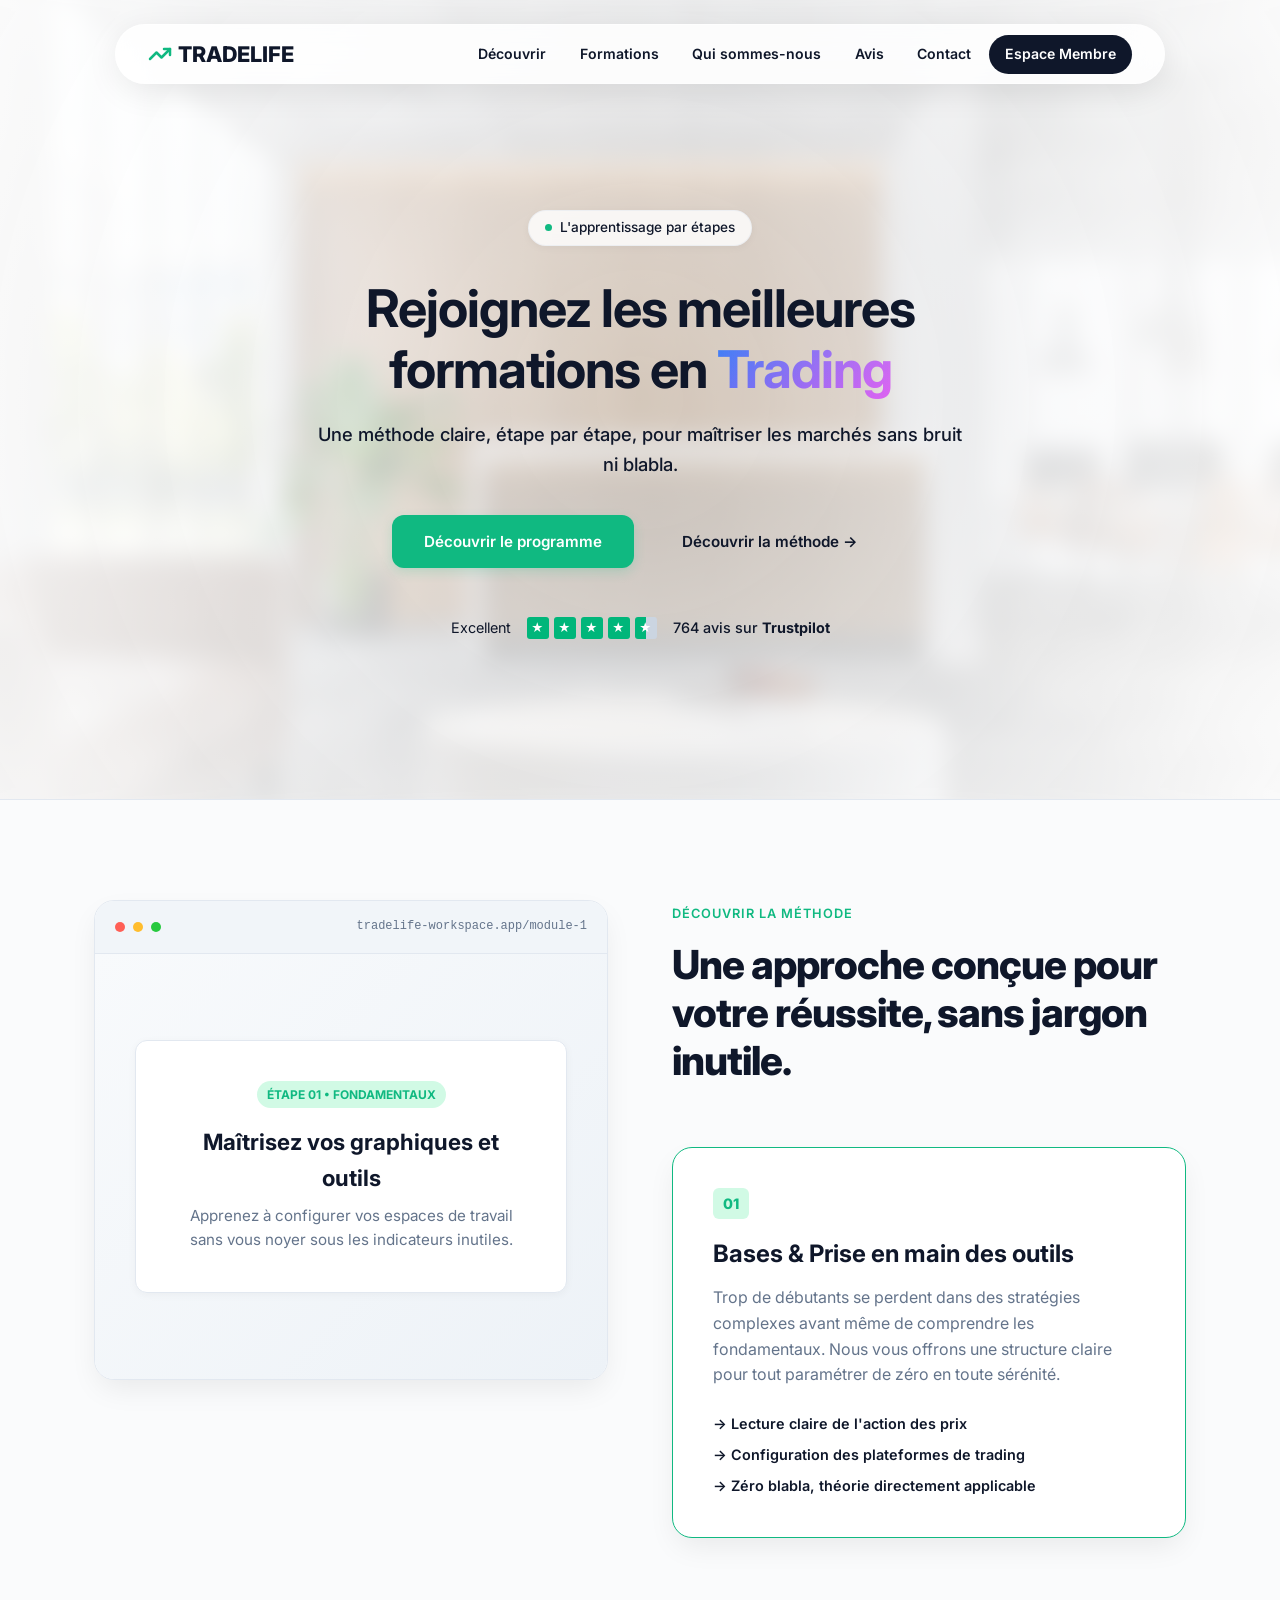
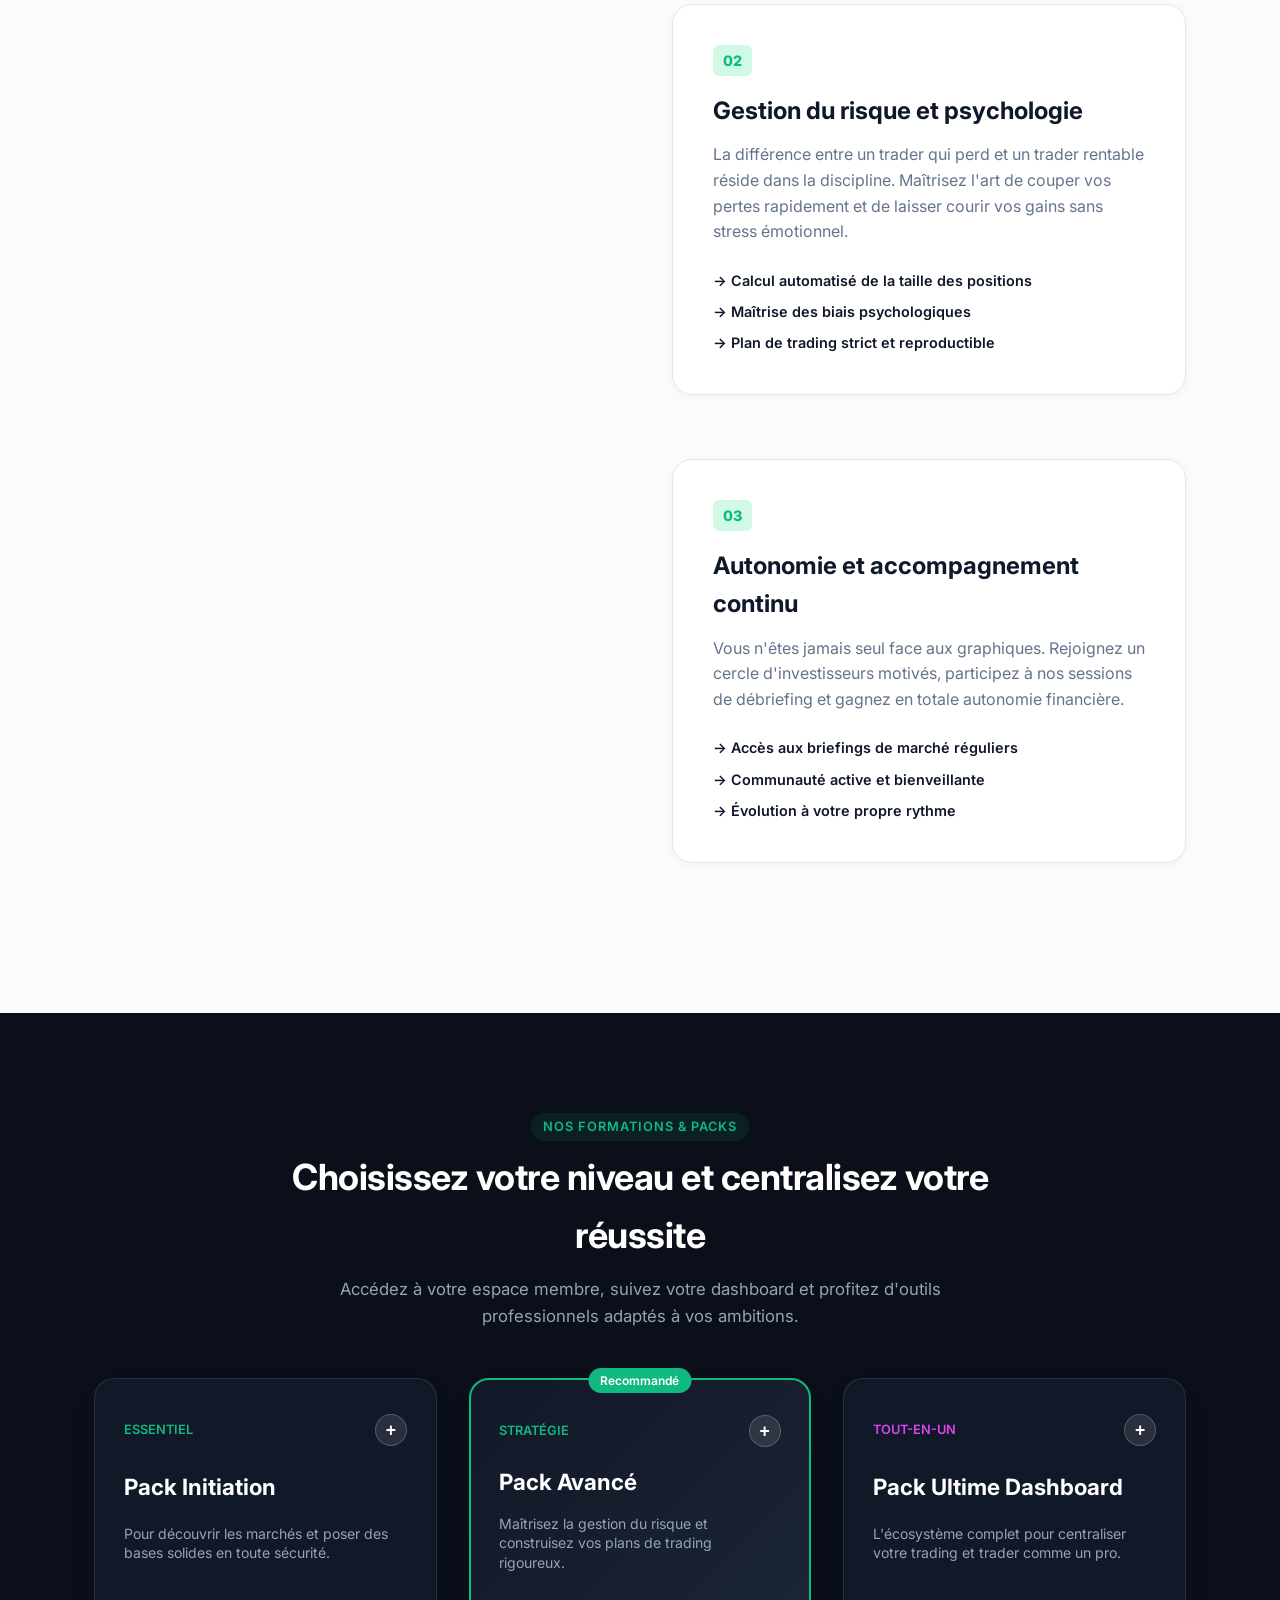
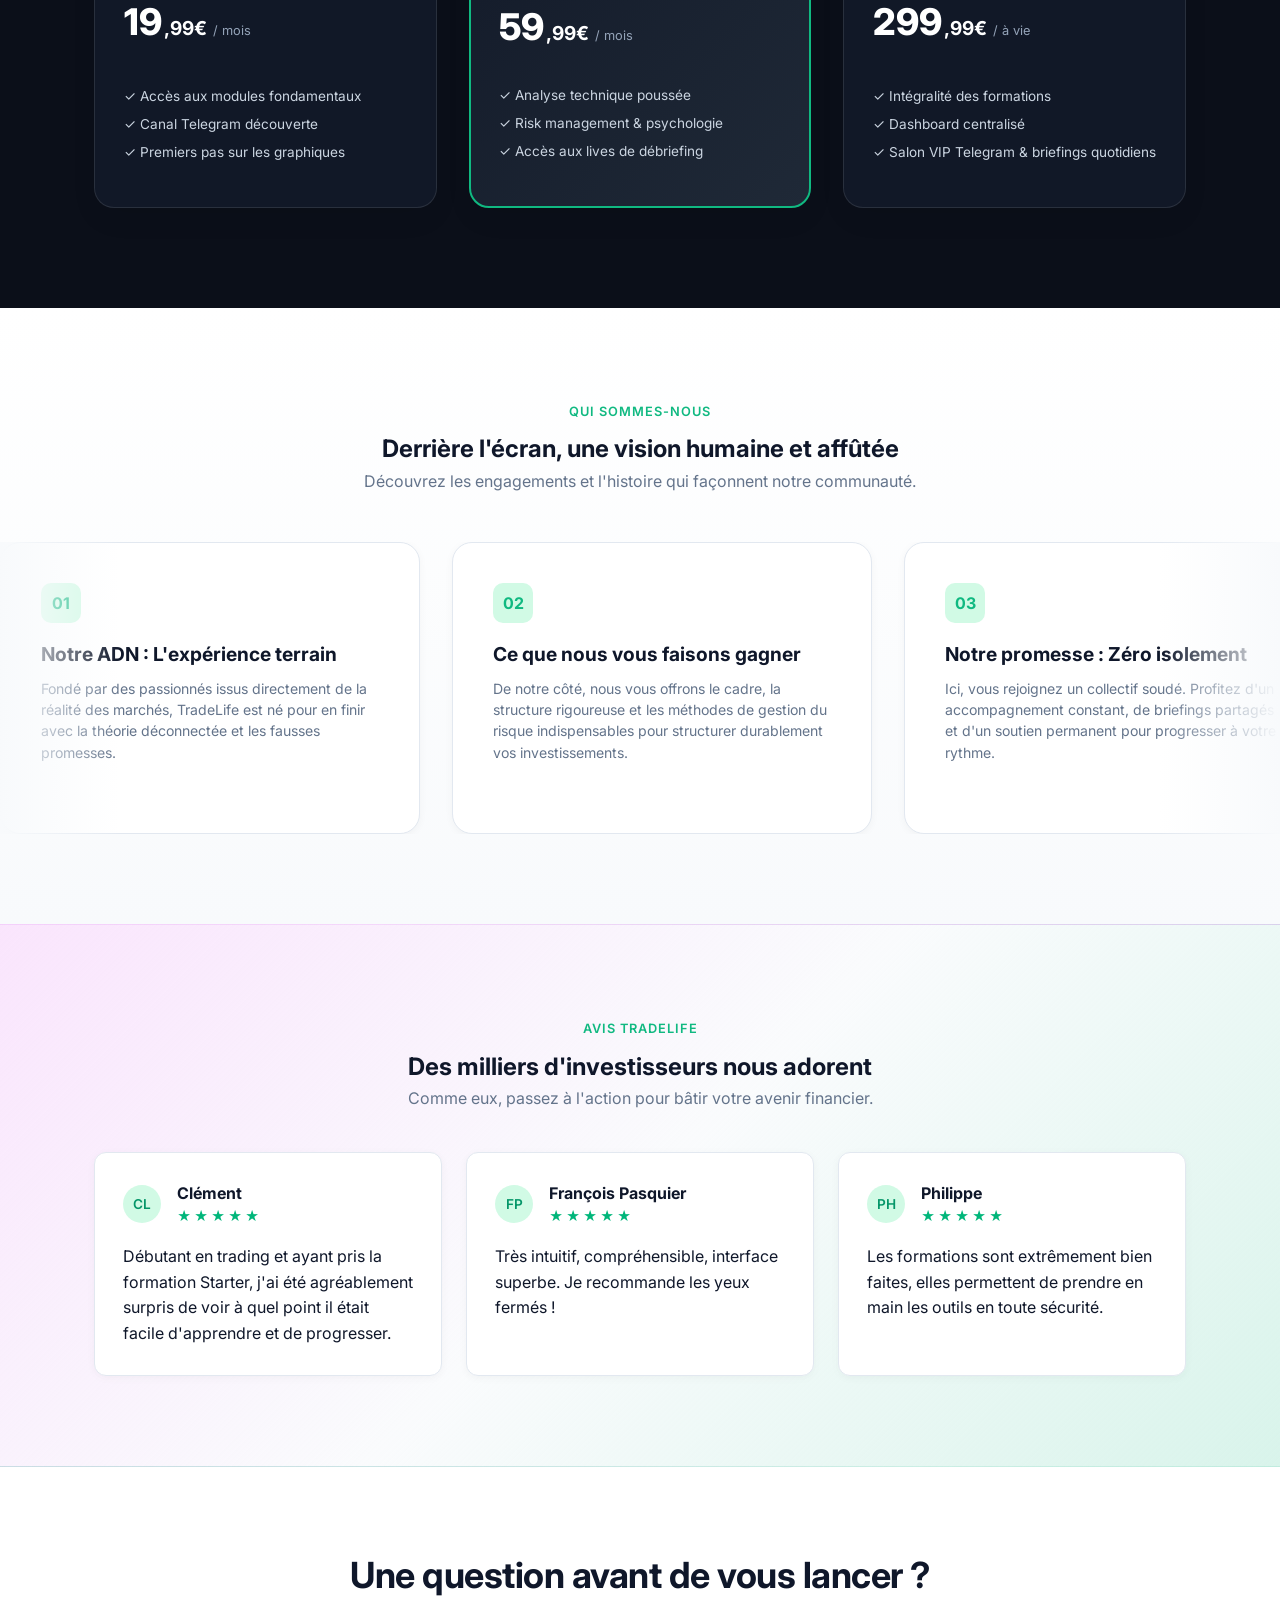
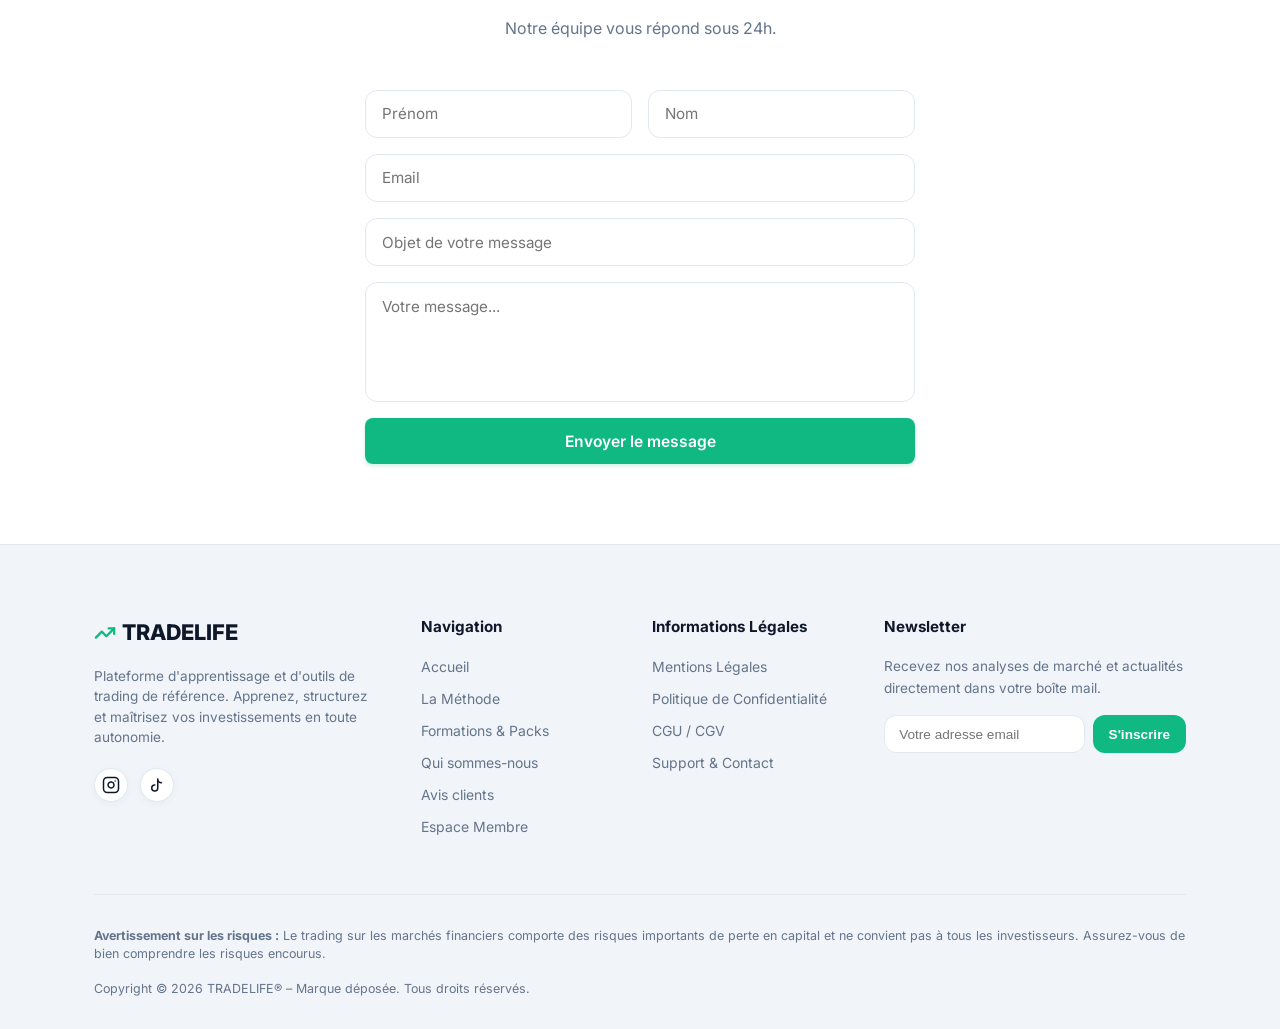
<file: index.html>
<!DOCTYPE html>
<html lang="fr">
<head>
    <meta charset="UTF-8">
    <title>TradeLife – Formations Trading Certifiées</title>
    <meta name="viewport" content="width=device-width, initial-scale=1.0">

    <link href="https://fonts.googleapis.com/css2?family=Inter:wght@300;400;500;600;700;800&display=swap" rel="stylesheet">
	<!-- Tes favicons -->
    <link rel="icon" type="image/png" sizes="32x32" href="assets/img/pack-favicon/favicon-32x32.png">
    <link rel="icon" type="image/png" sizes="16x16" href="assets/img/pack-favicon/favicon-16x16.png">
    <link rel="apple-touch-icon" sizes="180x180" href="assets/img/pack-favicon/apple-touch-icon.png">
	<link rel="shortcut icon" href="assets/img/pack-favicon/favicon.ico">
	
    <link rel="stylesheet" href="assets/css/style.css">
</head>
<body>

<!-- Header / Navigation Pilule Flottante -->
<header class="navbar-pill">
    <a href="#home" class="logo">
        <svg width="24" height="24" viewBox="0 0 24 24" fill="none" stroke="currentColor" stroke-width="2.5" stroke-linecap="round" stroke-linejoin="round" class="logo-icon"><polyline points="22 7 13.5 15.5 8.5 10.5 2 17"></polyline><polyline points="16 7 22 7 22 13"></polyline></svg>
        TRADELIFE
    </a>
    
    <button class="menu-toggle" aria-label="Ouvrir le menu">
        <span></span>
        <span></span>
        <span></span>
    </button>
    
    <nav class="nav-menu">
        <div class="nav-slider"></div>
        <a href="#method" class="nav-link">Découvrir</a>
        <a href="#formations" class="nav-link">Formations</a>
        <a href="#about" class="nav-link">Qui sommes-nous</a>
        <a href="#testimonials" class="nav-link">Avis</a>
        <a href="#contact" class="nav-link">Contact</a>
        <a href="pages/login.html" class="btn-header-cta">Espace Membre</a>
    </nav>
</header>

<!-- Hero / Accueil -->
<section id="home" class="hero">
    <div class="hero-bg-workspace"></div>
    <div class="hero-fog-overlay"></div>
    
    <div class="hero-content">
        <div class="badge-tag">
            <span class="badge-dot"></span> L'apprentissage par étapes
        </div>
        <h1>Rejoignez les meilleures<br>formations en <span class="gradient-text trading-shimmer">Trading</span></h1>
        <p>Une méthode claire, étape par étape, pour maîtriser les marchés sans bruit ni blabla.</p>
        
        <div class="hero-actions">
            <a href="#formations" class="btn-primary">Découvrir le programme</a>
            <a href="#method" class="btn-secondary">Découvrir la méthode &rarr;</a>
        </div>

        <div class="trustpilot-hero">
            <span class="trust-label">Excellent</span>
            <div class="trust-stars">
                <span>★</span><span>★</span><span>★</span><span>★</span><span class="half-star">★</span>
            </div>
            <span class="trust-count">764 avis sur <strong>Trustpilot</strong></span>
        </div>
    </div>
</section>

<!-- Section Découvrir / La Méthode -->
<section id="method" class="method-sticky-section">
    <div class="container method-container">
        <div class="method-visual-col">
            <div class="method-visual-card">
                <div class="method-slide active" data-step="1">
                    <div class="visual-mockup-header">
                        <span class="dot red"></span><span class="dot yellow"></span><span class="dot green"></span>
                        <span class="mockup-title">tradelife-workspace.app/module-1</span>
                    </div>
                    <div class="visual-mockup-body">
                        <div class="mockup-chart-placeholder">
                            <span class="chart-badge">Étape 01 • Fondamentaux</span>
                            <h3>Maîtrisez vos graphiques et outils</h3>
                            <p>Apprenez à configurer vos espaces de travail sans vous noyer sous les indicateurs inutiles.</p>
                        </div>
                    </div>
                </div>
                <div class="method-slide" data-step="2">
                    <div class="visual-mockup-header">
                        <span class="dot red"></span><span class="dot yellow"></span><span class="dot green"></span>
                        <span class="mockup-title">tradelife-workspace.app/risk-management</span>
                    </div>
                    <div class="visual-mockup-body">
                        <div class="mockup-chart-placeholder risk-bg">
                            <span class="chart-badge">Étape 02 • Sécurité</span>
                            <h3>Protégez votre capital en priorité</h3>
                            <p>Le money management rigoureux : calculez chaque risque millimètre par millimètre.</p>
                        </div>
                    </div>
                </div>
                <div class="method-slide" data-step="3">
                    <div class="visual-mockup-header">
                        <span class="dot red"></span><span class="dot yellow"></span><span class="dot green"></span>
                        <span class="mockup-title">tradelife-workspace.app/community</span>
                    </div>
                    <div class="visual-mockup-body">
                        <div class="mockup-chart-placeholder community-bg">
                            <span class="chart-badge">Étape 03 • Mentorat & Live</span>
                            <h3>Progressez aux côtés d'experts</h3>
                            <p>Débriefings en direct, analyses de marché et accompagnement personnalisé au quotidien.</p>
                        </div>
                    </div>
                </div>
            </div>
        </div>

        <div class="method-content-col">
            <div class="method-header-top">
                <span class="section-tag">Découvrir la méthode</span>
                <h2>Une approche conçue pour votre réussite, sans jargon inutile.</h2>
            </div>
            <div class="method-step-block" data-step="1">
                <span class="step-number">01</span>
                <h3>Bases & Prise en main des outils</h3>
                <p>Trop de débutants se perdent dans des stratégies complexes avant même de comprendre les fondamentaux. Nous vous offrons une structure claire pour tout paramétrer de zéro en toute sérénité.</p>
                <ul class="step-features">
                    <li>→ Lecture claire de l'action des prix</li>
                    <li>→ Configuration des plateformes de trading</li>
                    <li>→ Zéro blabla, théorie directement applicable</li>
                </ul>
            </div>
            <div class="method-step-block" data-step="2">
                <span class="step-number">02</span>
                <h3>Gestion du risque et psychologie</h3>
                <p>La différence entre un trader qui perd et un trader rentable réside dans la discipline. Maîtrisez l'art de couper vos pertes rapidement et de laisser courir vos gains sans stress émotionnel.</p>
                <ul class="step-features">
                    <li>→ Calcul automatisé de la taille des positions</li>
                    <li>→ Maîtrise des biais psychologiques</li>
                    <li>→ Plan de trading strict et reproductible</li>
                </ul>
            </div>
            <div class="method-step-block" data-step="3">
                <span class="step-number">03</span>
                <h3>Autonomie et accompagnement continu</h3>
                <p>Vous n'êtes jamais seul face aux graphiques. Rejoignez un cercle d'investisseurs motivés, participez à nos sessions de débriefing et gagnez en totale autonomie financière.</p>
                <ul class="step-features">
                    <li>→ Accès aux briefings de marché réguliers</li>
                    <li>→ Communauté active et bienveillante</li>
                    <li>→ Évolution à votre propre rythme</li>
                </ul>
            </div>
        </div>
    </div>
</section>

<!-- Section Formations & Packs -->
<section id="formations" class="formations-dark-section">
    <div class="container">
        <div class="section-header dark-header">
            <span class="section-tag-dark">Nos Formations & Packs</span>
            <h2>Choisissez votre niveau et centralisez votre réussite</h2>
            <p class="section-sub-dark">Accédez à votre espace membre, suivez votre dashboard et profitez d'outils professionnels adaptés à vos ambitions.</p>
        </div>

        <div class="pricing-grid">
            <div class="flip-card">
                <div class="flip-card-inner">
                    <div class="flip-card-front">
                        <div class="card-top-row">
                            <span class="pack-badge">Essentiel</span>
                            <button class="btn-flip-icon" aria-label="Voir les détails">+</button>
                        </div>
                        <h3>Pack Initiation</h3>
                        <p class="pack-desc">Pour découvrir les marchés et poser des bases solides en toute sécurité.</p>
                        <div class="price">19<span class="decimal">,99€</span> <span class="period">/ mois</span></div>
                        <ul class="pack-list-preview">
                            <li>✓ Accès aux modules fondamentaux</li>
                            <li>✓ Canal Telegram découverte</li>
                            <li>✓ Premiers pas sur les graphiques</li>
                        </ul>
                    </div>
                    <div class="flip-card-back">
                        <div class="card-back-header">
                            <h3>Détails du Pack</h3>
                            <button class="btn-flip-back" aria-label="Retour">&times;</button>
                        </div>
                        <div class="pack-details-compact">
                            Ce pack offre un apprentissage de base idéal pour appréhender les marchés sereinement. Il comprend un <strong>accès vidéo limité</strong>, un canal Telegram découverte restreint, les modèles de notes et le lexique trader indispensables. Vous bénéficiez également d'un support communautaire de base. Formule sans engagement et résiliable à tout moment.
                        </div>
                        <a href="pages/formation-detail.html?level=initiation" class="btn-primary-dark">Souscrire au Pack</a>
                    </div>
                </div>
            </div>

            <div class="flip-card card-featured-dark">
                <div class="flip-card-inner">
                    <div class="flip-card-front">
                        <div class="badge-featured-dark">Recommandé</div>
                        <div class="card-top-row">
                            <span class="pack-badge">Stratégie</span>
                            <button class="btn-flip-icon" aria-label="Voir les détails">+</button>
                        </div>
                        <h3>Pack Avancé</h3>
                        <p class="pack-desc">Maîtrisez la gestion du risque et construisez vos plans de trading rigoureux.</p>
                        <div class="price">59<span class="decimal">,99€</span> <span class="period">/ mois</span></div>
                        <ul class="pack-list-preview">
                            <li>✓ Analyse technique poussée</li>
                            <li>✓ Risk management & psychologie</li>
                            <li>✓ Accès aux lives de débriefing</li>
                        </ul>
                    </div>
                    <div class="flip-card-back">
                        <div class="card-back-header">
                            <h3>Détails du Pack</h3>
                            <button class="btn-flip-back" aria-label="Retour">&times;</button>
                        </div>
                        <div class="pack-details-compact">
                            Conçu pour structurer votre démarche, ce niveau intègre un <strong>dashboard limité</strong>, l'accès aux sessions live (audio ou vidéo), et des explications vidéo avancées en cas réels. Profitez des stratégies de plan de trading strictes du fondateur de Trade Life, avec un accompagnement renforcé.
                        </div>
                        <a href="pages/formation-detail.html?level=avance" class="btn-primary-dark">Souscrire au Pack</a>
                    </div>
                </div>
            </div>

            <div class="flip-card">
                <div class="flip-card-inner">
                    <div class="flip-card-front">
                        <div class="card-top-row">
                            <span class="pack-badge ultimate-badge">Tout-en-un</span>
                            <button class="btn-flip-icon" aria-label="Voir les détails">+</button>
                        </div>
                        <h3>Pack Ultime Dashboard</h3>
                        <p class="pack-desc">L'écosystème complet pour centraliser votre trading et trader comme un pro.</p>
                        <div class="price">299<span class="decimal">,99€</span> <span class="period">/ à vie</span></div>
                        <ul class="pack-list-preview">
                            <li>✓ Intégralité des formations</li>
                            <li>✓ Dashboard centralisé</li>
                            <li>✓ Salon VIP Telegram & briefings quotidiens</li>
                        </ul>
                    </div>
                    <div class="flip-card-back">
                        <div class="card-back-header">
                            <h3>Détails du Pack</h3>
                            <button class="btn-flip-back" aria-label="Retour">&times;</button>
                        </div>
                        <div class="pack-details-compact">
                            La solution ultime qui débloque tout l'écosystème Trade Life. Profitez d'un accès illimité à vie à tout le catalogue, du dashboard centralisé complet doté d'outils professionnels et calculs intégrés, d'un journal de trading total, du salon VIP Telegram plus avec briefings quotidiens et d'un support prioritaire.
                        </div>
                        <a href="pages/formation-detail.html?level=ultime" class="btn-primary-dark">Obtenir l'Accès à Vie</a>
                    </div>
                </div>
            </div>
        </div>
    </div>
</section>

<!-- Section Qui sommes-nous -->
<section id="about" class="ticker-section">
    <div class="container text-center">
        <span class="section-tag">Qui sommes-nous</span>
        <h2>Derrière l'écran, une vision humaine et affûtée</h2>
        <p class="section-sub">Découvrez les engagements et l'histoire qui façonnent notre communauté.</p>
    </div>

    <div class="ticker-wrapper">
        <div class="ticker-track">
            <div class="ticker-card">
                <div class="ticker-card-num">01</div>
                <h3>Notre ADN : L'expérience terrain</h3>
                <p>Fondé par des passionnés issus directement de la réalité des marchés, TradeLife est né pour en finir avec la théorie déconnectée et les fausses promesses.</p>
            </div>
            <div class="ticker-card">
                <div class="ticker-card-num">02</div>
                <h3>Ce que nous vous faisons gagner</h3>
                <p>De notre côté, nous vous offrons le cadre, la structure rigoureuse et les méthodes de gestion du risque indispensables pour structurer durablement vos investissements.</p>
            </div>
            <div class="ticker-card">
                <div class="ticker-card-num">03</div>
                <h3>Notre promesse : Zéro isolement</h3>
                <p>Ici, vous rejoignez un collectif soudé. Profitez d'un accompagnement constant, de briefings partagés et d'un soutien permanent pour progresser à votre rythme.</p>
            </div>
            <div class="ticker-card">
                <div class="ticker-card-num">04</div>
                <h3>Votre avantage : Des outils sur-mesure</h3>
                <p>Accédez à des dashboards centralisés et des calculateurs de risques intégrés pour transformer instantanément vos analyses en prises de décision rentables.</p>
            </div>
            <div class="ticker-card">
                <div class="ticker-card-num">05</div>
                <h3>Qui est derrière tout ça ?</h3>
                <p>Passionné de longue date par les marchés financiers et la transmission, le fondateur a bâti TradeLife pour offrir l'accompagnement transparent qu'il aurait aimé trouver à ses débuts.</p>
            </div>

            <div class="ticker-card">
                <div class="ticker-card-num">01</div>
                <h3>Notre ADN : L'expérience terrain</h3>
                <p>Fondé par des passionnés issus directement de la réalité des marchés, TradeLife est né pour en finir avec la théorie déconnectée et les fausses promesses.</p>
            </div>
            <div class="ticker-card">
                <div class="ticker-card-num">02</div>
                <h3>Ce que nous vous faisons gagner</h3>
                <p>De notre côté, nous vous offrons le cadre, la structure rigoureuse et les méthodes de gestion du risque indispensables pour structurer durablement vos investissements.</p>
            </div>
            <div class="ticker-card">
                <div class="ticker-card-num">03</div>
                <h3>Notre promesse : Zéro isolement</h3>
                <p>Ici, vous rejoignez un collectif soudé. Profitez d'un accompagnement constant, de briefings partagés et d'un soutien permanent pour progresser à votre rythme.</p>
            </div>
            <div class="ticker-card">
                <div class="ticker-card-num">04</div>
                <h3>Votre avantage : Des outils sur-mesure</h3>
                <p>Accédez à des dashboards centralisés et des calculateurs de risques intégrés pour transformer instantanément vos analyses en prises de décision rentables.</p>
            </div>
            <div class="ticker-card">
                <div class="ticker-card-num">05</div>
                <h3>Qui est derrière tout ça ?</h3>
                <p>Passionné de longue date par les marchés financiers et la transmission, le fondateur a bâti TradeLife pour offrir l'accompagnement transparent qu'il aurait aimé trouver à ses débuts.</p>
            </div>
        </div>
    </div>
</section>

<!-- Section Avis -->
<section id="testimonials" class="section-testimonials-gradient">
    <div class="container text-center">
        <span class="section-tag">Avis TRADELIFE</span>
        <h2>Des milliers d'investisseurs nous adorent</h2>
        <p class="section-sub">Comme eux, passez à l'action pour bâtir votre avenir financier.</p>

        <div class="reviews-grid">
            <div class="review-card">
                <div class="review-header">
                    <div class="avatar">CL</div>
                    <div>
                        <strong>Clément</strong>
                        <div class="stars-box">
                            <span>★</span><span>★</span><span>★</span><span>★</span><span>★</span>
                        </div>
                    </div>
                </div>
                <p>Débutant en trading et ayant pris la formation Starter, j'ai été agréablement surpris de voir à quel point il était facile d'apprendre et de progresser.</p>
            </div>

            <div class="review-card">
                <div class="review-header">
                    <div class="avatar">FP</div>
                    <div>
                        <strong>François Pasquier</strong>
                        <div class="stars-box">
                            <span>★</span><span>★</span><span>★</span><span>★</span><span>★</span>
                        </div>
                    </div>
                </div>
                <p>Très intuitif, compréhensible, interface superbe. Je recommande les yeux fermés !</p>
            </div>

            <div class="review-card">
                <div class="review-header">
                    <div class="avatar">PH</div>
                    <div>
                        <strong>Philippe</strong>
                        <div class="stars-box">
                            <span>★</span><span>★</span><span>★</span><span>★</span><span>★</span>
                        </div>
                    </div>
                </div>
                <p>Les formations sont extrêmement bien faites, elles permettent de prendre en main les outils en toute sécurité.</p>
            </div>
        </div>
    </div>
</section>

<!-- Section Contact / Formulaire avec nouveau bouton moderne Facebook/Meta style -->
<section id="contact" class="section">
    <div class="container">
        <div class="section-header">
            <h2>Une question avant de vous lancer ?</h2>
            <p class="section-sub">Notre équipe vous répond sous 24h.</p>
        </div>
        <form id="contact-form" class="contact-form" name="contact" method="POST" data-netlify="true" novalidate>
            <div class="form-row">
                <input type="text" id="form-prenom" name="prenom" placeholder="Prénom" required>
                <input type="text" id="form-nom" name="nom" placeholder="Nom" required>
            </div>
            <input type="text" id="form-email" name="email" placeholder="Email" required>
            <input type="text" id="form-objet" name="objet" placeholder="Objet de votre message" required>
            <textarea id="form-message" name="message" placeholder="Votre message..." required></textarea>
            <button type="submit" class="btn-meta-submit">Envoyer le message</button>
        </form>
    </div>
</section>

<!-- Pop-up iOS personnalisée -->
<div id="ios-popup" class="ios-popup-overlay">
    <div class="ios-popup-box">
        <div class="ios-popup-content">
            <div id="ios-popup-title" class="ios-popup-title">Avertissement</div>
            <div id="ios-popup-text" class="ios-popup-text">Message d'erreur</div>
        </div>
        <button id="ios-popup-close" class="ios-popup-btn">OK</button>
    </div>
</div>

<!-- Footer Complet Gris-Blanc, Discret et Professionnel -->
<footer class="footer-modern">
    <div class="container">
        <div class="footer-grid">
            <!-- Colonne Logo & Présentation -->
            <div class="footer-col-brand">
                <a href="#home" class="logo footer-logo">
                    <svg width="22" height="22" viewBox="0 0 24 24" fill="none" stroke="currentColor" stroke-width="2.5" stroke-linecap="round" stroke-linejoin="round" class="logo-icon"><polyline points="22 7 13.5 15.5 8.5 10.5 2 17"></polyline><polyline points="16 7 22 7 22 13"></polyline></svg>
                    TRADELIFE
                </a>
                <p class="footer-desc">Plateforme d'apprentissage et d'outils de trading de référence. Apprenez, structurez et maîtrisez vos investissements en toute autonomie.</p>
                <div class="footer-socials">
                    <a href="https://instagram.com" target="_blank" rel="noopener" aria-label="Instagram">
                        <svg width="18" height="18" viewBox="0 0 24 24" fill="none" stroke="currentColor" stroke-width="2" stroke-linecap="round" stroke-linejoin="round"><rect x="2" y="2" width="20" height="20" rx="5" ry="5"></rect><path d="M16 11.37A4 4 0 1 1 12.63 8 4 4 0 0 1 16 11.37z"></path><line x1="17.5" y1="6.5" x2="17.51" y2="6.5"></line></svg>
                    </a>
                    <a href="https://tiktok.com" target="_blank" rel="noopener" aria-label="TikTok">
                        <svg width="18" height="18" viewBox="0 0 24 24" fill="none" stroke="currentColor" stroke-width="2" stroke-linecap="round" stroke-linejoin="round"><path d="M9 12a4 4 0 1 0 4 4V4a5 5 0 0 0 5 5"></path></svg>
                    </a>
                </div>
            </div>

            <!-- Colonne Navigation rapide -->
            <div class="footer-col-links">
                <h4>Navigation</h4>
                <ul>
                    <li><a href="#home">Accueil</a></li>
                    <li><a href="#method">La Méthode</a></li>
                    <li><a href="#formations">Formations & Packs</a></li>
                    <li><a href="#about">Qui sommes-nous</a></li>
                    <li><a href="#testimonials">Avis clients</a></li>
                    <li><a href="pages/login.html">Espace Membre</a></li>
                </ul>
            </div>

            <!-- Colonne Informations Légales -->
            <div class="footer-col-links">
                <h4>Informations Légales</h4>
                <ul>
                    <li><a href="pages/mentions-legales.html">Mentions Légales</a></li>
                    <li><a href="pages/politique-confidentialite.html">Politique de Confidentialité</a></li>
                    <li><a href="pages/cgu-cgv.html">CGU / CGV</a></li>
                    <li><a href="#contact">Support & Contact</a></li>
                </ul>
            </div>

            <!-- Colonne Newsletter -->
            <div class="footer-col-newsletter">
                <h4>Newsletter</h4>
                <p>Recevez nos analyses de marché et actualités directement dans votre boîte mail.</p>
                <form class="newsletter-form" onsubmit="event.preventDefault(); alert('Inscription enregistrée avec succès !');">
                    <input type="email" placeholder="Votre adresse email" required>
                    <button type="submit">S'inscrire</button>
                </form>
            </div>
        </div>

        <!-- Avertissement / Disclaimer financier & Copyright -->
        <div class="footer-bottom-bar">
            <p class="footer-disclaimer"><strong>Avertissement sur les risques :</strong> Le trading sur les marchés financiers comporte des risques importants de perte en capital et ne convient pas à tous les investisseurs. Assurez-vous de bien comprendre les risques encourus.</p>
            <div class="footer-copy-row">
                <p>Copyright © 2026 TRADELIFE® – Marque déposée. Tous droits réservés.</p>
            </div>
        </div>
    </div>
</footer>

<script src="assets/js/main.js"></script>
</body>
</html>
</file>
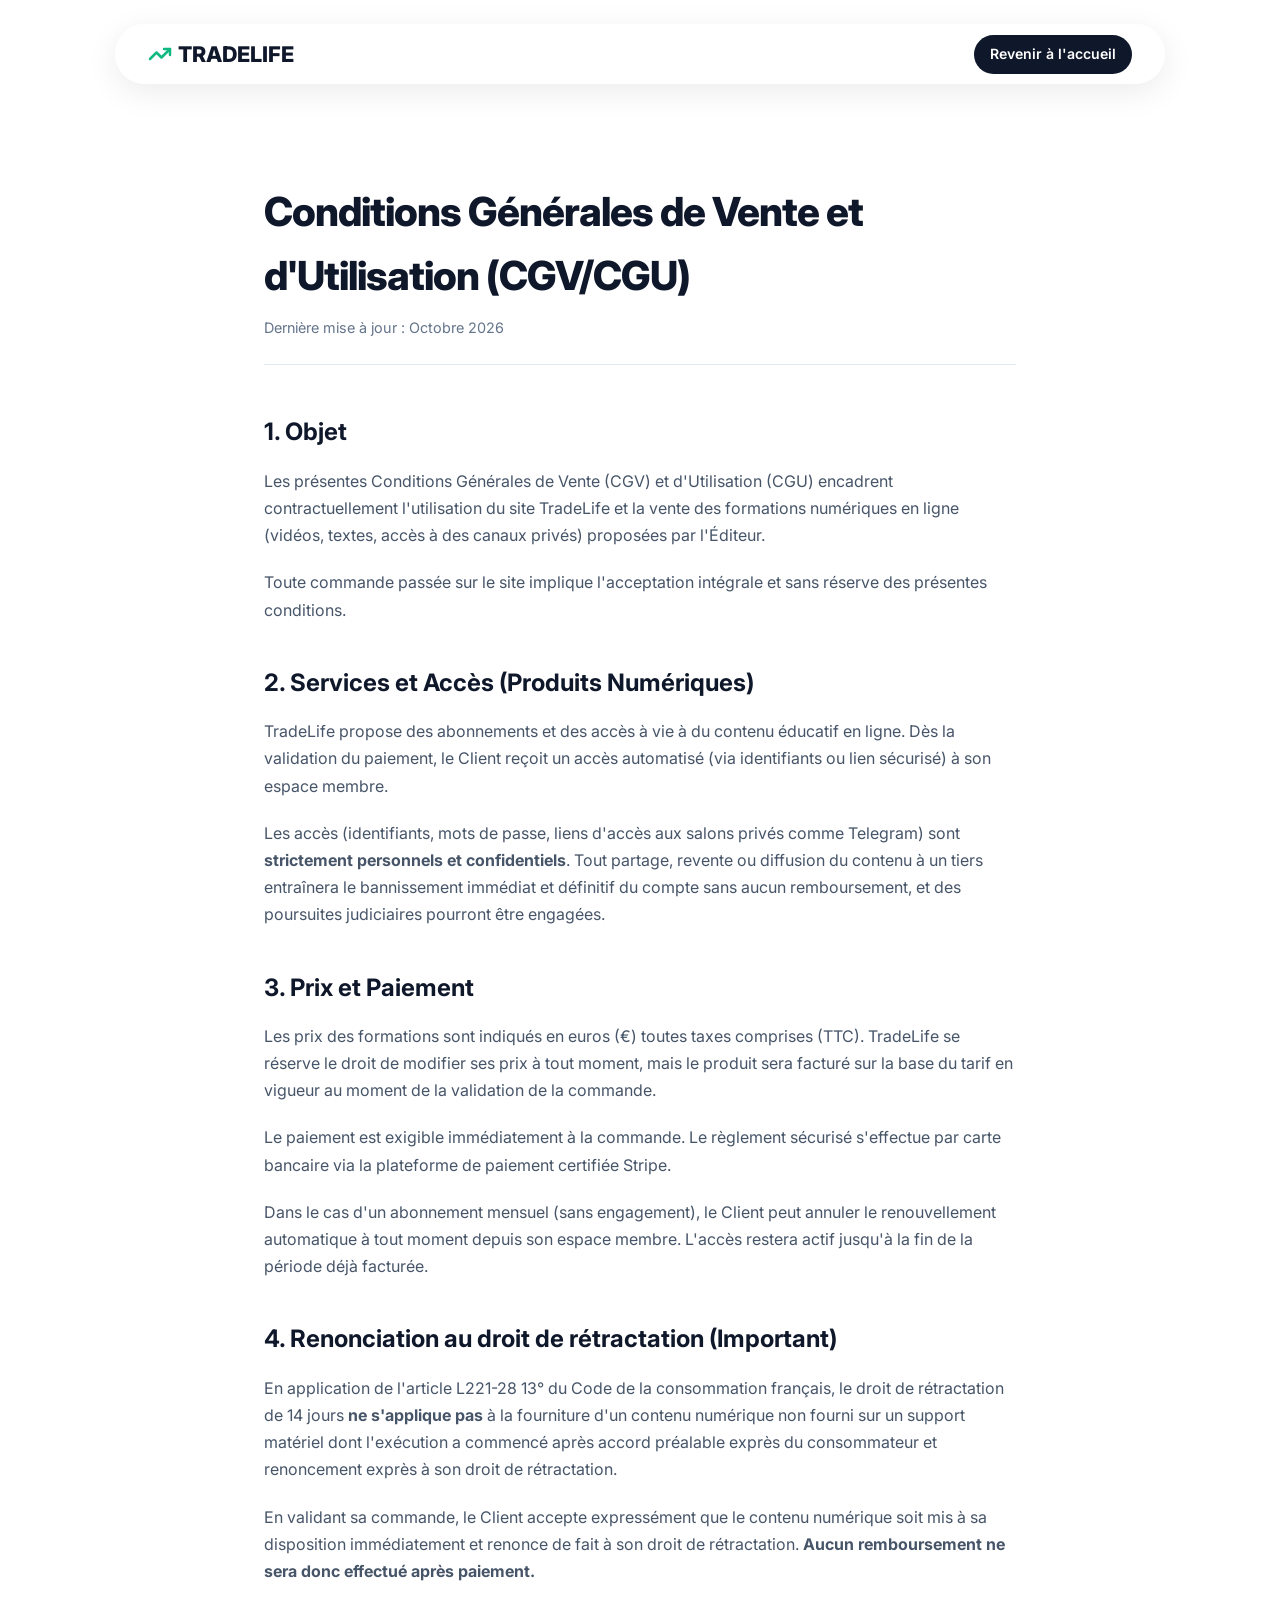
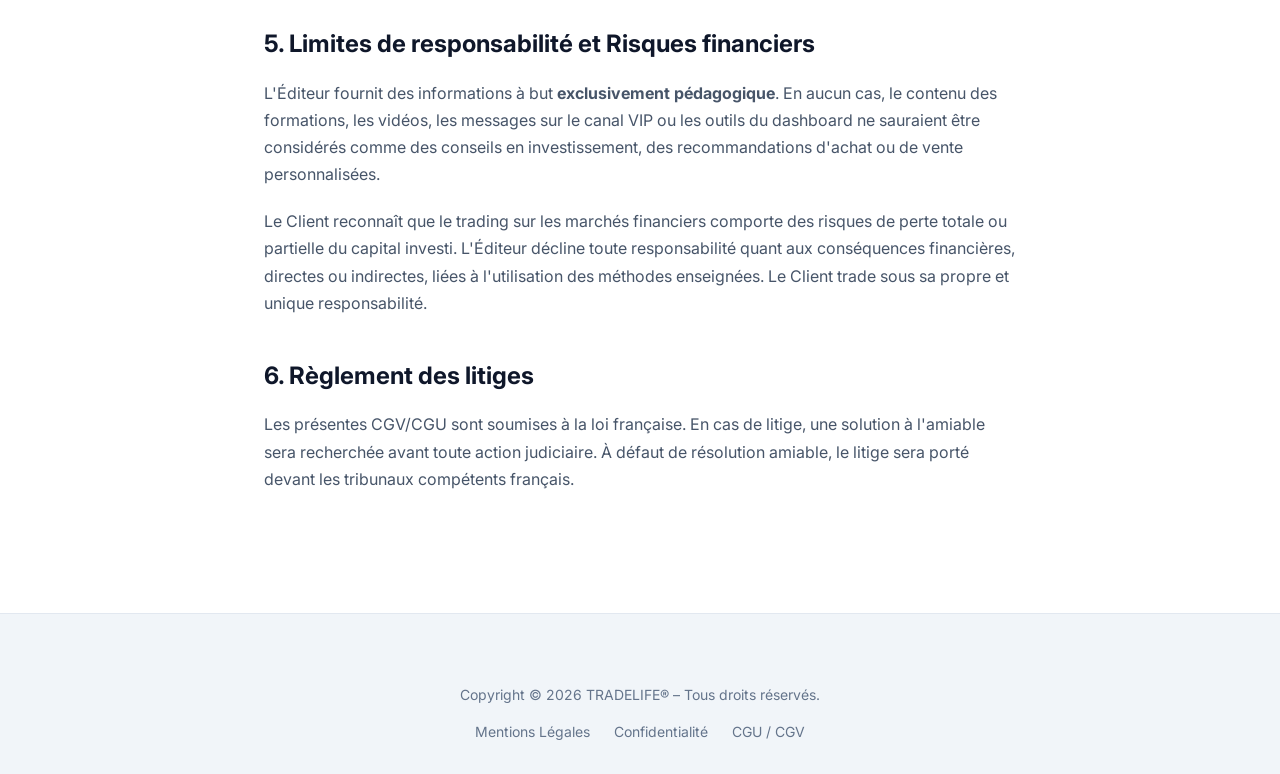
<file: pages/cgu-cgv.html>
<!DOCTYPE html>
<html lang="fr">
<head>
    <meta charset="UTF-8">
    <title>CGU / CGV - TradeLife</title>
    <meta name="viewport" content="width=device-width, initial-scale=1.0">
    <link href="https://fonts.googleapis.com/css2?family=Inter:wght@300;400;500;600;700;800&display=swap" rel="stylesheet">
    <link rel="stylesheet" href="../assets/css/style.css">
</head>
<body>

<header class="navbar-pill">
    <a href="../index.html" class="logo">
        <svg width="24" height="24" viewBox="0 0 24 24" fill="none" stroke="currentColor" stroke-width="2.5" stroke-linecap="round" stroke-linejoin="round" class="logo-icon"><polyline points="22 7 13.5 15.5 8.5 10.5 2 17"></polyline><polyline points="16 7 22 7 22 13"></polyline></svg>
        TRADELIFE
    </a>
    <nav class="nav-menu">
        <div class="nav-slider"></div>
        <a href="../index.html" class="btn-header-cta">Revenir à l'accueil</a>
    </nav>
</header>

<section class="legal-section">
    <div class="container legal-content">
        <h1>Conditions Générales de Vente et d'Utilisation (CGV/CGU)</h1>
        <p class="last-update">Dernière mise à jour : Octobre 2026</p>

        <h2>1. Objet</h2>
        <p>Les présentes Conditions Générales de Vente (CGV) et d'Utilisation (CGU) encadrent contractuellement l'utilisation du site TradeLife et la vente des formations numériques en ligne (vidéos, textes, accès à des canaux privés) proposées par l'Éditeur.</p>
        <p>Toute commande passée sur le site implique l'acceptation intégrale et sans réserve des présentes conditions.</p>

        <h2>2. Services et Accès (Produits Numériques)</h2>
        <p>TradeLife propose des abonnements et des accès à vie à du contenu éducatif en ligne. Dès la validation du paiement, le Client reçoit un accès automatisé (via identifiants ou lien sécurisé) à son espace membre.</p>
        <p>Les accès (identifiants, mots de passe, liens d'accès aux salons privés comme Telegram) sont <strong>strictement personnels et confidentiels</strong>. Tout partage, revente ou diffusion du contenu à un tiers entraînera le bannissement immédiat et définitif du compte sans aucun remboursement, et des poursuites judiciaires pourront être engagées.</p>

        <h2>3. Prix et Paiement</h2>
        <p>Les prix des formations sont indiqués en euros (€) toutes taxes comprises (TTC). TradeLife se réserve le droit de modifier ses prix à tout moment, mais le produit sera facturé sur la base du tarif en vigueur au moment de la validation de la commande.</p>
        <p>Le paiement est exigible immédiatement à la commande. Le règlement sécurisé s'effectue par carte bancaire via la plateforme de paiement certifiée Stripe.</p>
        <p>Dans le cas d'un abonnement mensuel (sans engagement), le Client peut annuler le renouvellement automatique à tout moment depuis son espace membre. L'accès restera actif jusqu'à la fin de la période déjà facturée.</p>

        <h2>4. Renonciation au droit de rétractation (Important)</h2>
        <p>En application de l'article L221-28 13° du Code de la consommation français, le droit de rétractation de 14 jours <strong>ne s'applique pas</strong> à la fourniture d'un contenu numérique non fourni sur un support matériel dont l'exécution a commencé après accord préalable exprès du consommateur et renoncement exprès à son droit de rétractation.</p>
        <p>En validant sa commande, le Client accepte expressément que le contenu numérique soit mis à sa disposition immédiatement et renonce de fait à son droit de rétractation. <strong>Aucun remboursement ne sera donc effectué après paiement.</strong></p>

        <h2>5. Limites de responsabilité et Risques financiers</h2>
        <p>L'Éditeur fournit des informations à but <strong>exclusivement pédagogique</strong>. En aucun cas, le contenu des formations, les vidéos, les messages sur le canal VIP ou les outils du dashboard ne sauraient être considérés comme des conseils en investissement, des recommandations d'achat ou de vente personnalisées.</p>
        <p>Le Client reconnaît que le trading sur les marchés financiers comporte des risques de perte totale ou partielle du capital investi. L'Éditeur décline toute responsabilité quant aux conséquences financières, directes ou indirectes, liées à l'utilisation des méthodes enseignées. Le Client trade sous sa propre et unique responsabilité.</p>

        <h2>6. Règlement des litiges</h2>
        <p>Les présentes CGV/CGU sont soumises à la loi française. En cas de litige, une solution à l'amiable sera recherchée avant toute action judiciaire. À défaut de résolution amiable, le litige sera porté devant les tribunaux compétents français.</p>
    </div>
</section>

<footer class="footer-modern">
    <div class="container text-center">
        <p>Copyright © 2026 TRADELIFE® – Tous droits réservés.</p>
        <div style="margin-top: 15px;">
            <a href="mentions-legales.html" style="color: var(--text-muted); margin: 0 10px; text-decoration: none;">Mentions Légales</a>
            <a href="politique-confidentialite.html" style="color: var(--text-muted); margin: 0 10px; text-decoration: none;">Confidentialité</a>
            <a href="cgu-cgv.html" style="color: var(--text-muted); margin: 0 10px; text-decoration: none;">CGU / CGV</a>
        </div>
    </div>
</footer>

<script src="../assets/js/main.js"></script>
</body>
</html>
</file>
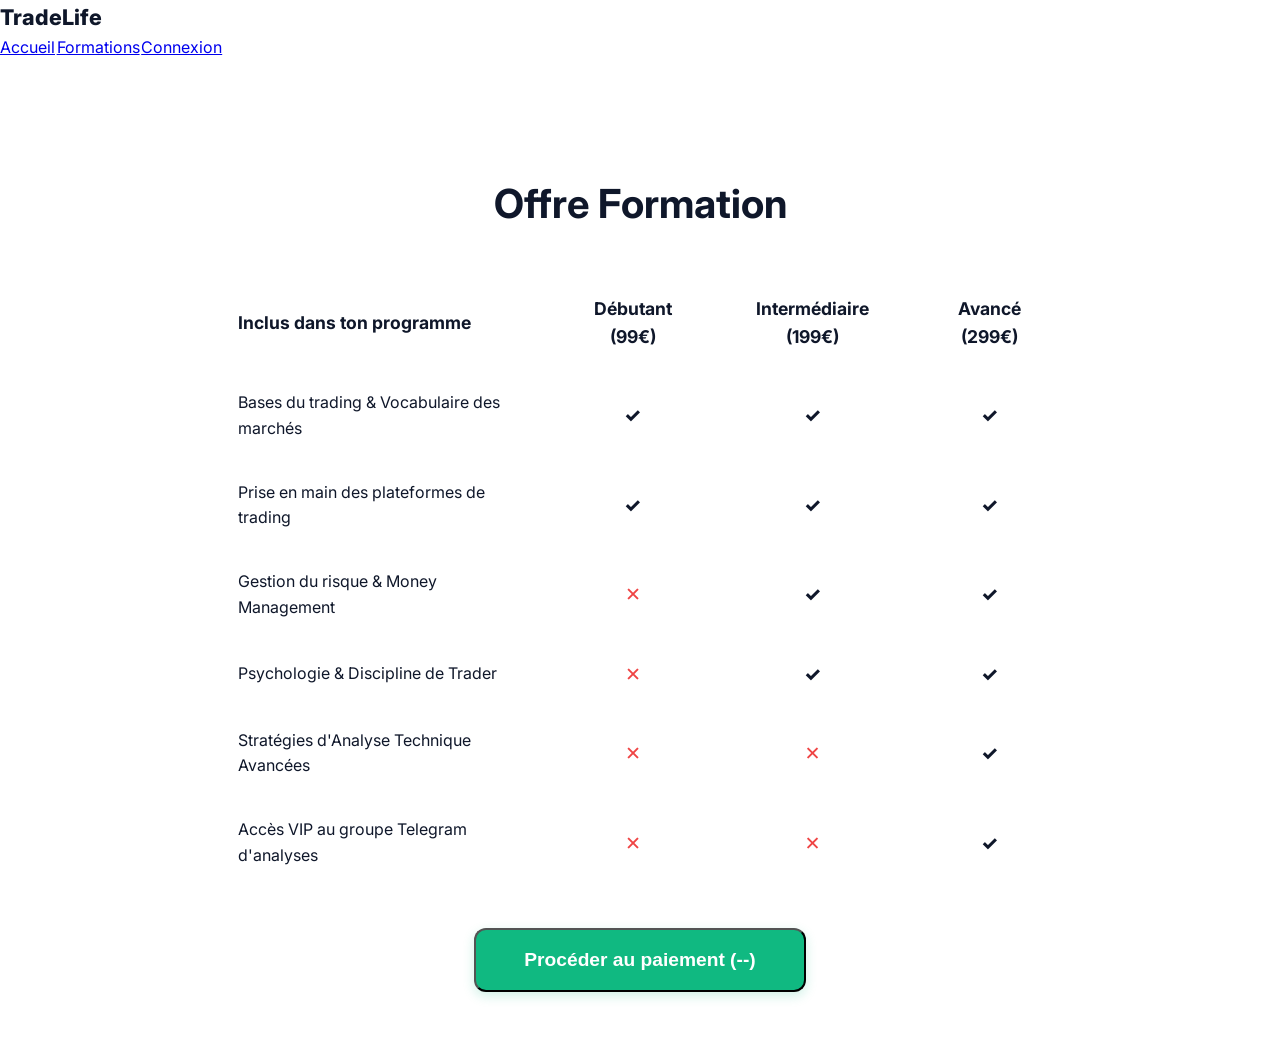
<file: pages/formation-detail.html>
<!DOCTYPE html>
<html lang="fr">
<head>
    <meta charset="UTF-8">
    <title>Détail de la Formation – TradeLife</title>
    <meta name="viewport" content="width=device-width, initial-scale=1.0">
    <link href="https://fonts.googleapis.com/css2?family=Inter:wght@400;500;700;800&display=swap" rel="stylesheet">
    <link rel="stylesheet" href="../assets/css/style.css">
    <style>
        .detail-container {
            max-width: 900px;
            margin: 7rem auto 4rem;
            padding: 0 1.5rem;
        }
        .comparison-table {
            width: 100%;
            border-collapse: collapse;
            margin: 2.5rem 0;
            background: var(--bg-card);
            border-radius: 16px;
            overflow: hidden;
            border: 1px solid var(--card-border);
        }
        .comparison-table th, .comparison-table td {
            padding: 1.2rem;
            text-align: center;
            border-bottom: 1px solid var(--card-border);
        }
        .comparison-table th:first-child, .comparison-table td:first-child {
            text-align: left;
            padding-left: 1.5rem;
        }
        .comparison-table th {
            background: rgba(255, 255, 255, 0.05);
            font-size: 1.1rem;
        }
        .check { color: var(--primary-green); font-weight: 800; font-size: 1.2rem; }
        .cross { color: #ef4444; font-weight: 800; font-size: 1.2rem; }
        .highlight-col { background: rgba(0, 255, 102, 0.05); }
    </style>
</head>
<body>

<header class="navbar">
    <a href="../index.html" class="logo">TradeLife</a>
    <nav class="nav-menu">
        <a href="../index.html#home">Accueil</a>
        <a href="../index.html#formations">Formations</a>
        <a href="login.html" class="btn-nav">Connexion</a>
    </nav>
</header>

<main class="detail-container">
    <div style="text-align: center;">
        <h1 id="course-title" style="font-size: 2.5rem; margin-bottom: 1rem;">Offre Formation</h1>
        <p id="course-subtitle" style="color: var(--text-secondary); font-size: 1.1rem;"></p>
    </div>

    <!-- Tableau Comparatif style Assurance -->
    <table class="comparison-table">
        <thead>
            <tr>
                <th>Inclus dans ton programme</th>
                <th>Débutant (99€)</th>
                <th>Intermédiaire (199€)</th>
                <th>Avancé (299€)</th>
            </tr>
        </thead>
        <tbody>
            <tr>
                <td>Bases du trading & Vocabulaire des marchés</td>
                <td><span class="check">✓</span></td>
                <td><span class="check">✓</span></td>
                <td><span class="check">✓</span></td>
            </tr>
            <tr>
                <td>Prise en main des plateformes de trading</td>
                <td><span class="check">✓</span></td>
                <td><span class="check">✓</span></td>
                <td><span class="check">✓</span></td>
            </tr>
            <tr>
                <td>Gestion du risque & Money Management</td>
                <td><span class="cross">✕</span></td>
                <td><span class="check">✓</span></td>
                <td><span class="check">✓</span></td>
            </tr>
            <tr>
                <td>Psychologie & Discipline de Trader</td>
                <td><span class="cross">✕</span></td>
                <td><span class="check">✓</span></td>
                <td><span class="check">✓</span></td>
            </tr>
            <tr>
                <td>Stratégies d'Analyse Technique Avancées</td>
                <td><span class="cross">✕</span></td>
                <td><span class="cross">✕</span></td>
                <td><span class="check">✓</span></td>
            </tr>
            <tr>
                <td>Accès VIP au groupe Telegram d'analyses</td>
                <td><span class="cross">✕</span></td>
                <td><span class="cross">✕</span></td>
                <td><span class="check">✓</span></td>
            </tr>
        </tbody>
    </table>

    <div style="text-align: center; margin-top: 2rem;">
        <button id="btn-buy" class="btn-primary" style="font-size: 1.2rem; padding: 1.2rem 3rem;">
            Procéder au paiement (<span id="course-price">--</span>)
        </button>
    </div>
</main>

<script>
    // Récupération de l'offre choisie via l'URL (?level=debutant)
    const params = new URLSearchParams(window.location.search);
    const level = params.get('level') || 'debutant';

    const courses = {
        'debutant': { title: 'Formation Débutant', subtitle: 'Pour poser des bases solides sans risquer inutilement votre capital.', price: '99€' },
        'intermediaire': { title: 'Formation Intermédiaire', subtitle: 'Pour maîtriser le risque, construire un plan de trading et gérer ses émotions.', price: '199€' },
        'avance': { title: 'Formation Avancée', subtitle: 'L'expérience complète : stratégies poussées, optimisation et accès à la communauté.', price: '299€' }
    };

    const current = courses[level] || courses['debutant'];
    document.getElementById('course-title').textContent = current.title;
    document.getElementById('course-subtitle').textContent = current.subtitle;
    document.getElementById('course-price').textContent = current.price;

    document.getElementById('btn-buy').addEventListener('click', () => {
        alert('Redirection vers la page de paiement sécurisée Stripe...');
        // Ici, on connectera le checkout Stripe
    });
</script>

</body>
</html>
</file>
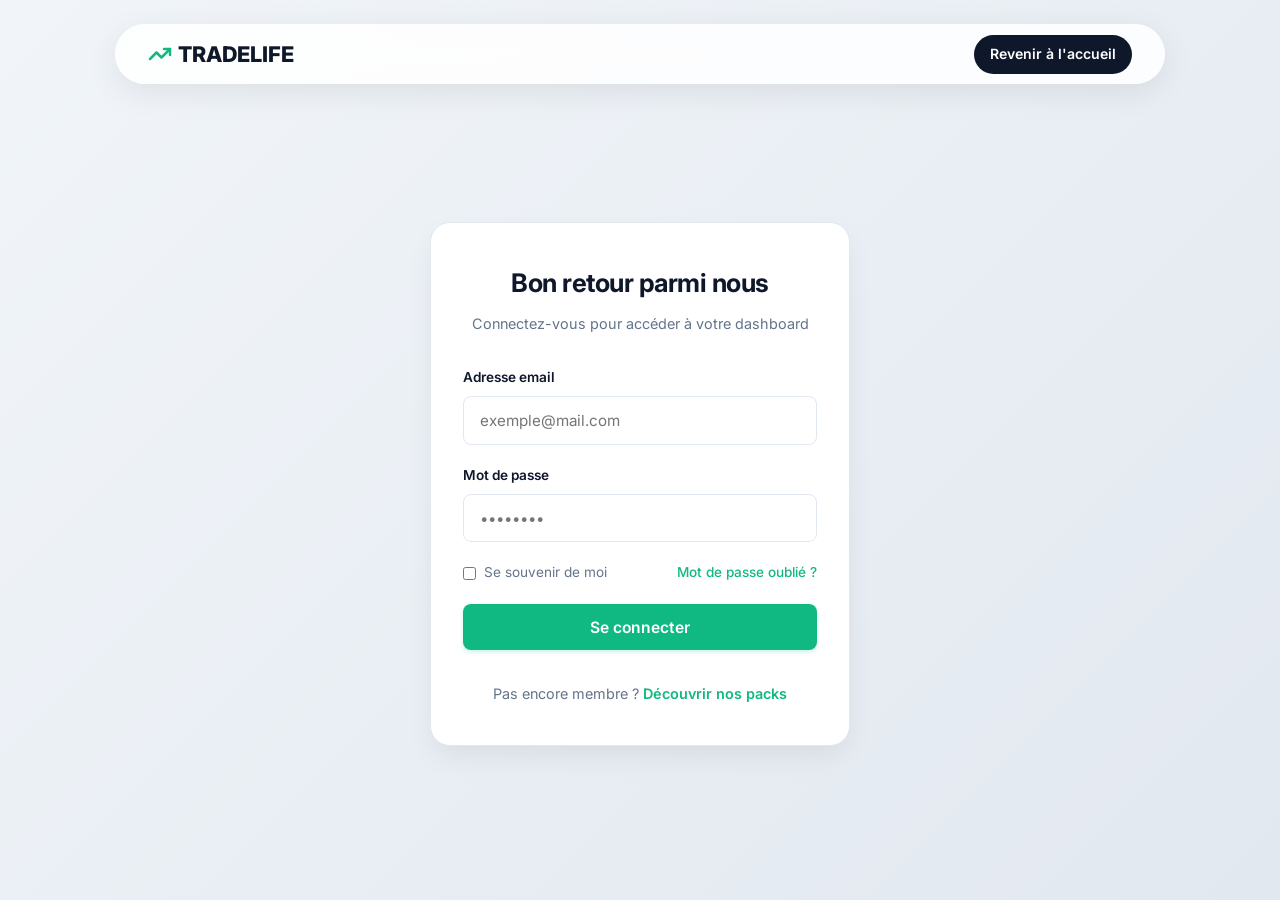
<file: pages/login.html>
<!DOCTYPE html>
<html lang="fr">
<head>
    <meta charset="UTF-8">
    <title>Espace Membre - TradeLife</title>
    <meta name="viewport" content="width=device-width, initial-scale=1.0">
    <link href="https://fonts.googleapis.com/css2?family=Inter:wght@300;400;500;600;700;800&display=swap" rel="stylesheet">
    
    <link rel="icon" type="image/png" sizes="32x32" href="../assets/img/pack-favicon/favicon-32x32.png">
    <link rel="icon" type="image/png" sizes="16x16" href="../assets/img/pack-favicon/favicon-16x16.png">
    <link rel="apple-touch-icon" sizes="180x180" href="../assets/img/pack-favicon/apple-touch-icon.png">
    
    <link rel="stylesheet" href="../assets/css/style.css">
</head>
<body class="login-body">

<!-- Header Minimaliste -->
<header class="navbar-pill">
    <a href="../index.html" class="logo">
        <svg width="24" height="24" viewBox="0 0 24 24" fill="none" stroke="currentColor" stroke-width="2.5" stroke-linecap="round" stroke-linejoin="round" class="logo-icon"><polyline points="22 7 13.5 15.5 8.5 10.5 2 17"></polyline><polyline points="16 7 22 7 22 13"></polyline></svg>
        TRADELIFE
    </a>
    <nav class="nav-menu">
        <div class="nav-slider"></div>
        <a href="../index.html" class="btn-header-cta">Revenir à l'accueil</a>
    </nav>
</header>

<!-- Carte de connexion centrée -->
<main class="login-container">
    <div class="login-card">
        <div class="login-header">
            <h2>Bon retour parmi nous</h2>
            <p>Connectez-vous pour accéder à votre dashboard</p>
        </div>
        
        <form id="login-form" class="auth-form" onsubmit="event.preventDefault();">
            <div class="input-group">
                <label for="email">Adresse email</label>
                <input type="email" id="email" placeholder="exemple@mail.com" required>
            </div>
            
            <div class="input-group">
                <label for="password">Mot de passe</label>
                <input type="password" id="password" placeholder="••••••••" required>
            </div>
            
            <div class="login-options">
                <label class="remember-me">
                    <input type="checkbox"> Se souvenir de moi
                </label>
                <a href="#" class="forgot-pwd">Mot de passe oublié ?</a>
            </div>
            
            <!-- Réutilisation de ton bouton moderne -->
            <button type="submit" class="btn-meta-submit">Se connecter</button>
        </form>
        
        <div class="login-footer">
            <p>Pas encore membre ? <a href="../index.html#formations">Découvrir nos packs</a></p>
        </div>
    </div>
</main>

<script src="../assets/js/main.js"></script>
</body>
</html>
</file>
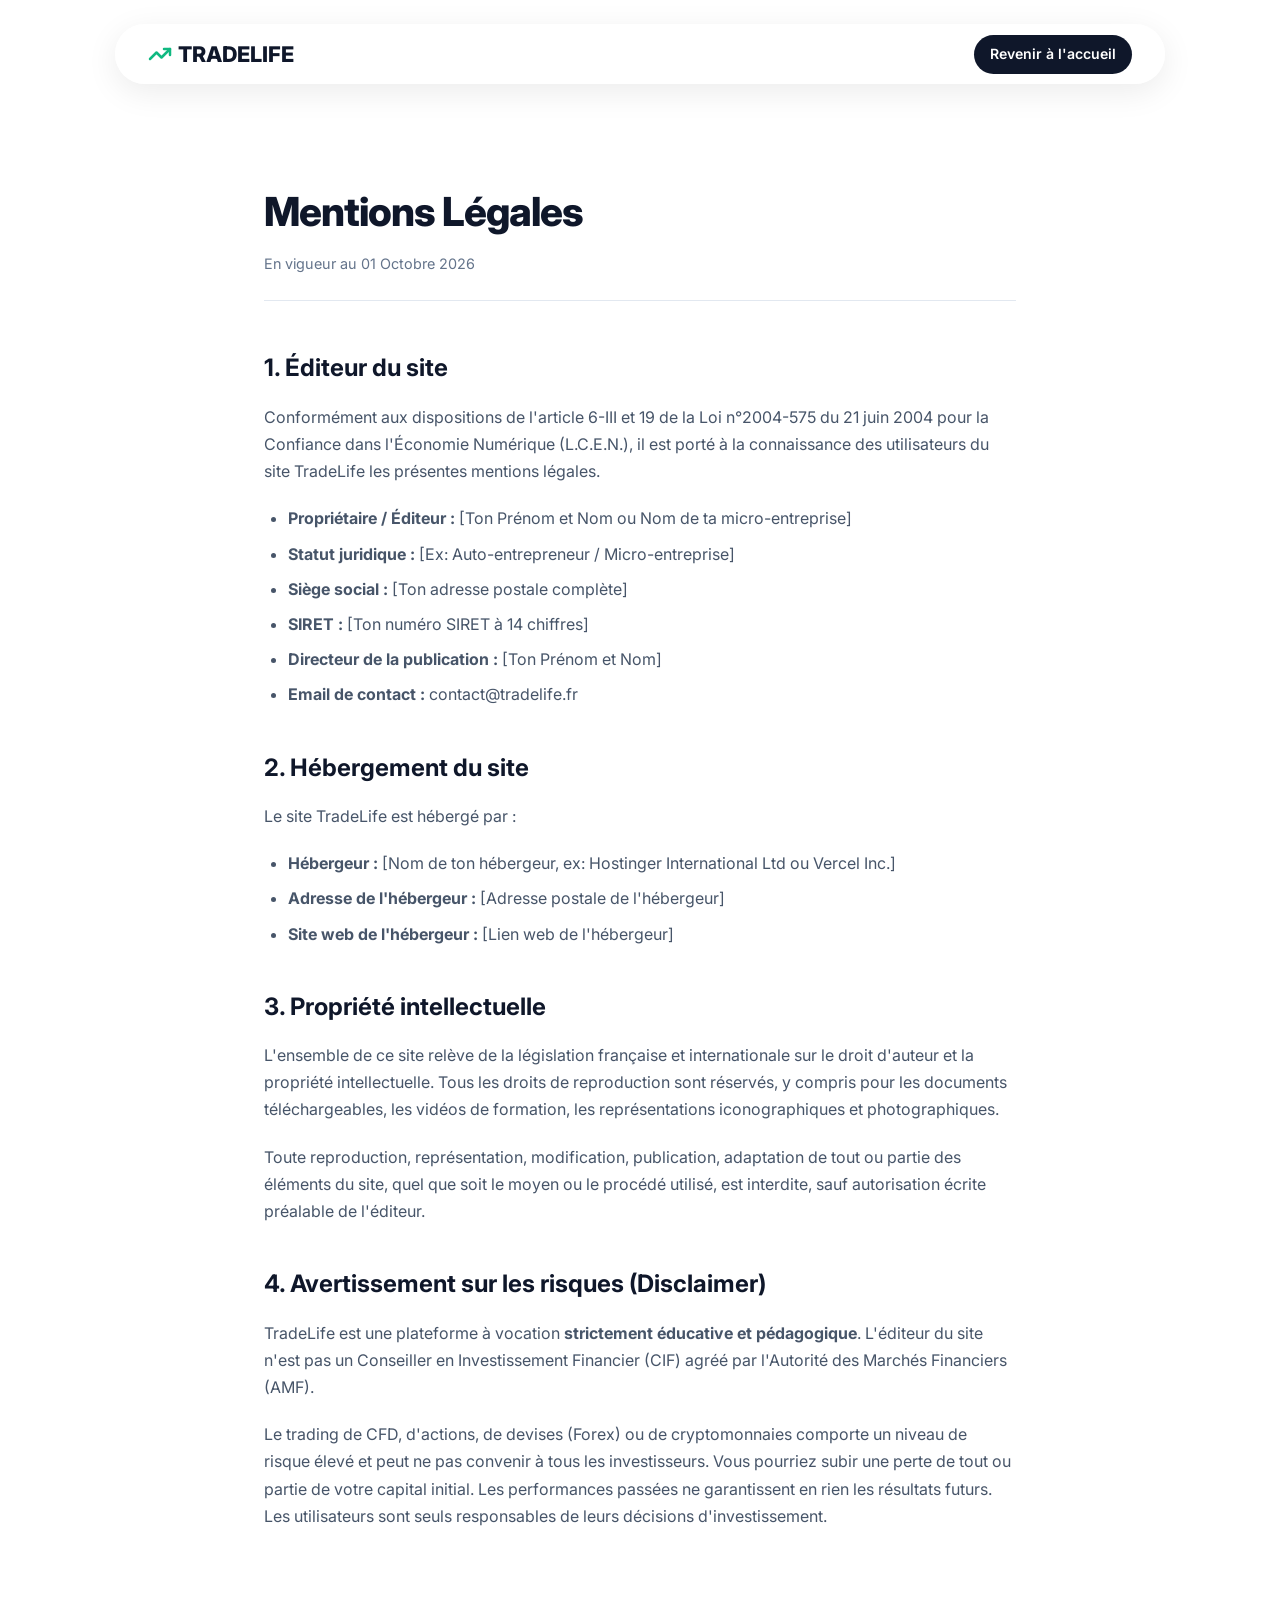
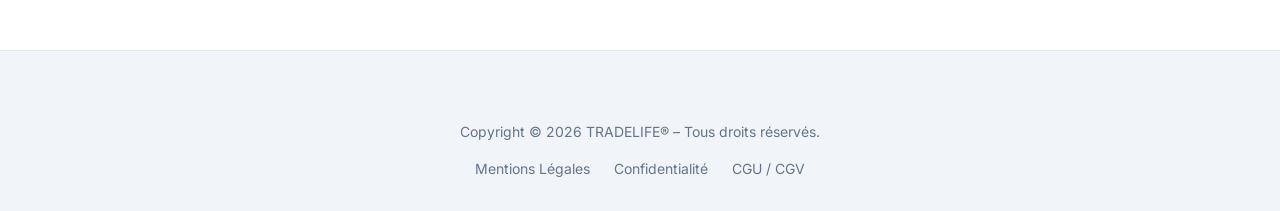
<file: pages/mentions-legales.html>
<!DOCTYPE html>
<html lang="fr">
<head>
    <meta charset="UTF-8">
    <title>Mentions Légales - TradeLife</title>
    <meta name="viewport" content="width=device-width, initial-scale=1.0">
    <link href="https://fonts.googleapis.com/css2?family=Inter:wght@300;400;500;600;700;800&display=swap" rel="stylesheet">
    <link rel="stylesheet" href="../assets/css/style.css">
</head>
<body>

<header class="navbar-pill">
    <a href="../index.html" class="logo">
        <svg width="24" height="24" viewBox="0 0 24 24" fill="none" stroke="currentColor" stroke-width="2.5" stroke-linecap="round" stroke-linejoin="round" class="logo-icon"><polyline points="22 7 13.5 15.5 8.5 10.5 2 17"></polyline><polyline points="16 7 22 7 22 13"></polyline></svg>
        TRADELIFE
    </a>
    <nav class="nav-menu">
        <div class="nav-slider"></div>
        <a href="../index.html" class="btn-header-cta">Revenir à l'accueil</a>
    </nav>
</header>

<section class="legal-section">
    <div class="container legal-content">
        <h1>Mentions Légales</h1>
        <p class="last-update">En vigueur au 01 Octobre 2026</p>

        <h2>1. Éditeur du site</h2>
        <p>Conformément aux dispositions de l'article 6-III et 19 de la Loi n°2004-575 du 21 juin 2004 pour la Confiance dans l'Économie Numérique (L.C.E.N.), il est porté à la connaissance des utilisateurs du site TradeLife les présentes mentions légales.</p>
        <ul>
            <li><strong>Propriétaire / Éditeur :</strong> [Ton Prénom et Nom ou Nom de ta micro-entreprise]</li>
            <li><strong>Statut juridique :</strong> [Ex: Auto-entrepreneur / Micro-entreprise]</li>
            <li><strong>Siège social :</strong> [Ton adresse postale complète]</li>
            <li><strong>SIRET :</strong> [Ton numéro SIRET à 14 chiffres]</li>
            <li><strong>Directeur de la publication :</strong> [Ton Prénom et Nom]</li>
            <li><strong>Email de contact :</strong> contact@tradelife.fr</li>
        </ul>

        <h2>2. Hébergement du site</h2>
        <p>Le site TradeLife est hébergé par :</p>
        <ul>
            <li><strong>Hébergeur :</strong> [Nom de ton hébergeur, ex: Hostinger International Ltd ou Vercel Inc.]</li>
            <li><strong>Adresse de l'hébergeur :</strong> [Adresse postale de l'hébergeur]</li>
            <li><strong>Site web de l'hébergeur :</strong> [Lien web de l'hébergeur]</li>
        </ul>

        <h2>3. Propriété intellectuelle</h2>
        <p>L'ensemble de ce site relève de la législation française et internationale sur le droit d'auteur et la propriété intellectuelle. Tous les droits de reproduction sont réservés, y compris pour les documents téléchargeables, les vidéos de formation, les représentations iconographiques et photographiques.</p>
        <p>Toute reproduction, représentation, modification, publication, adaptation de tout ou partie des éléments du site, quel que soit le moyen ou le procédé utilisé, est interdite, sauf autorisation écrite préalable de l'éditeur.</p>

        <h2>4. Avertissement sur les risques (Disclaimer)</h2>
        <p>TradeLife est une plateforme à vocation <strong>strictement éducative et pédagogique</strong>. L'éditeur du site n'est pas un Conseiller en Investissement Financier (CIF) agréé par l'Autorité des Marchés Financiers (AMF).</p>
        <p>Le trading de CFD, d'actions, de devises (Forex) ou de cryptomonnaies comporte un niveau de risque élevé et peut ne pas convenir à tous les investisseurs. Vous pourriez subir une perte de tout ou partie de votre capital initial. Les performances passées ne garantissent en rien les résultats futurs. Les utilisateurs sont seuls responsables de leurs décisions d'investissement.</p>
    </div>
</section>

<footer class="footer-modern">
    <div class="container text-center">
        <p>Copyright © 2026 TRADELIFE® – Tous droits réservés.</p>
        <div style="margin-top: 15px;">
            <a href="mentions-legales.html" style="color: var(--text-muted); margin: 0 10px; text-decoration: none;">Mentions Légales</a>
            <a href="politique-confidentialite.html" style="color: var(--text-muted); margin: 0 10px; text-decoration: none;">Confidentialité</a>
            <a href="cgu-cgv.html" style="color: var(--text-muted); margin: 0 10px; text-decoration: none;">CGU / CGV</a>
        </div>
    </div>
</footer>

<script src="../assets/js/main.js"></script>
</body>
</html>
</file>
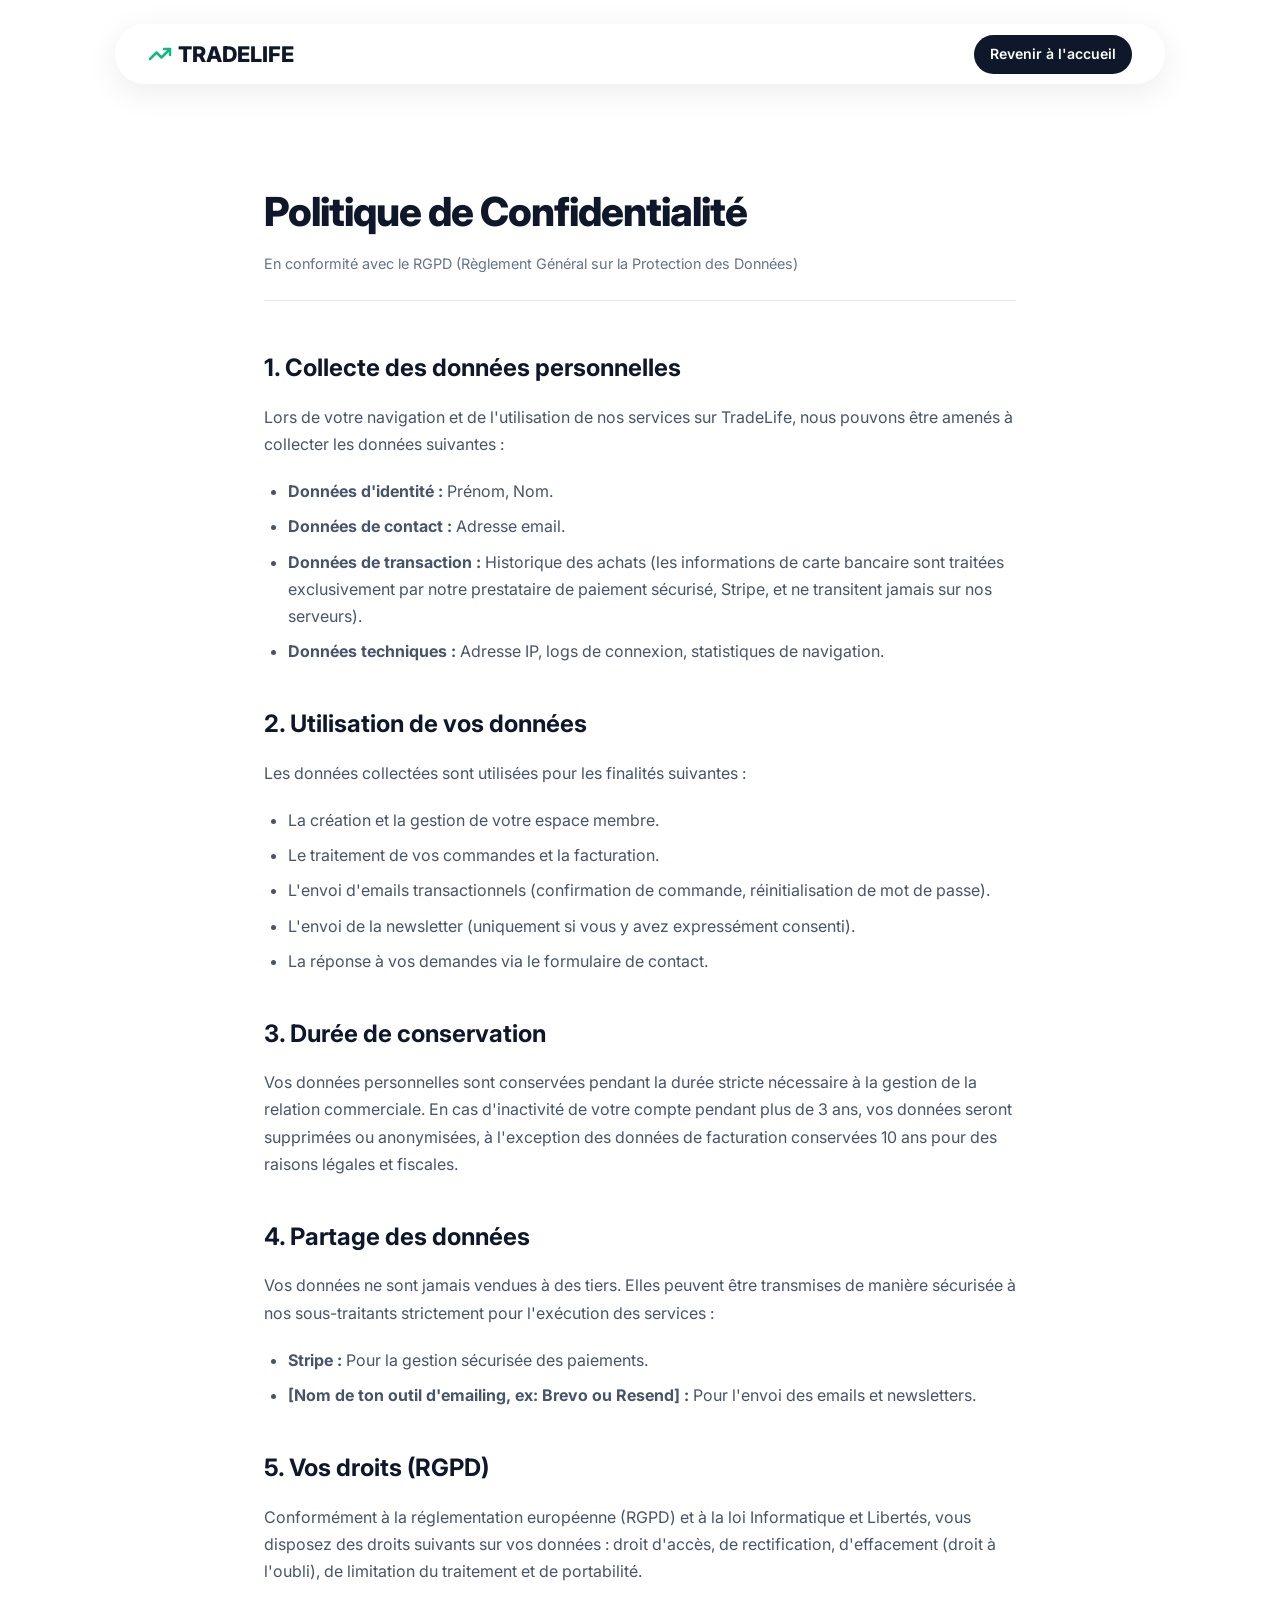
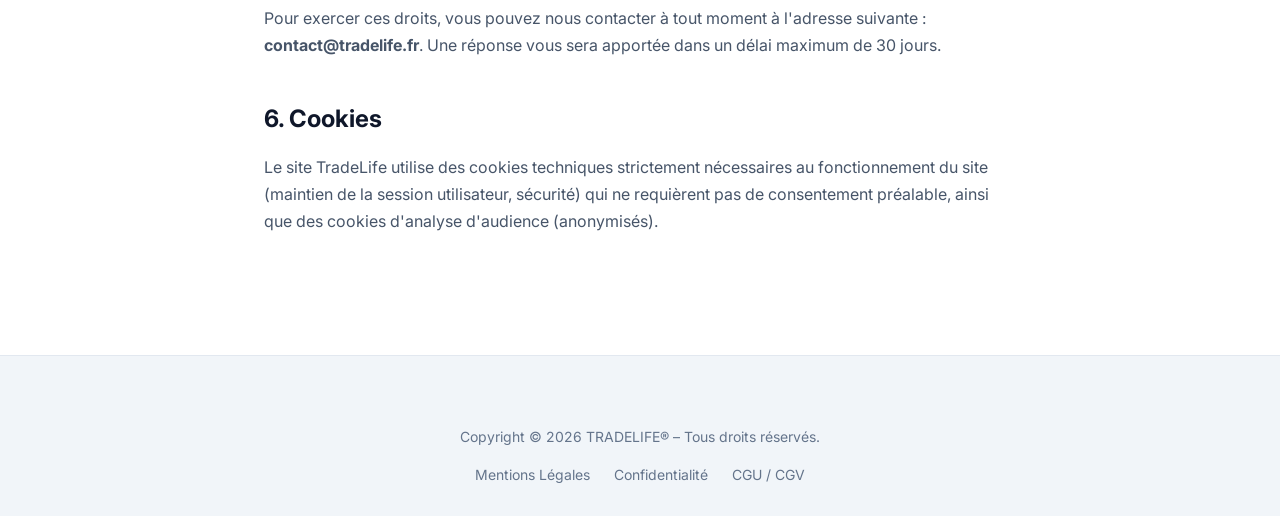
<file: pages/politique-confidentialite.html>
<!DOCTYPE html>
<html lang="fr">
<head>
    <meta charset="UTF-8">
    <title>Politique de Confidentialité - TradeLife</title>
    <meta name="viewport" content="width=device-width, initial-scale=1.0">
    <link href="https://fonts.googleapis.com/css2?family=Inter:wght@300;400;500;600;700;800&display=swap" rel="stylesheet">
    <link rel="stylesheet" href="../assets/css/style.css">
</head>
<body>

<header class="navbar-pill">
    <a href="../index.html" class="logo">
        <svg width="24" height="24" viewBox="0 0 24 24" fill="none" stroke="currentColor" stroke-width="2.5" stroke-linecap="round" stroke-linejoin="round" class="logo-icon"><polyline points="22 7 13.5 15.5 8.5 10.5 2 17"></polyline><polyline points="16 7 22 7 22 13"></polyline></svg>
        TRADELIFE
    </a>
    <nav class="nav-menu">
        <div class="nav-slider"></div>
        <a href="../index.html" class="btn-header-cta">Revenir à l'accueil</a>
    </nav>
</header>

<section class="legal-section">
    <div class="container legal-content">
        <h1>Politique de Confidentialité</h1>
        <p class="last-update">En conformité avec le RGPD (Règlement Général sur la Protection des Données)</p>

        <h2>1. Collecte des données personnelles</h2>
        <p>Lors de votre navigation et de l'utilisation de nos services sur TradeLife, nous pouvons être amenés à collecter les données suivantes :</p>
        <ul>
            <li><strong>Données d'identité :</strong> Prénom, Nom.</li>
            <li><strong>Données de contact :</strong> Adresse email.</li>
            <li><strong>Données de transaction :</strong> Historique des achats (les informations de carte bancaire sont traitées exclusivement par notre prestataire de paiement sécurisé, Stripe, et ne transitent jamais sur nos serveurs).</li>
            <li><strong>Données techniques :</strong> Adresse IP, logs de connexion, statistiques de navigation.</li>
        </ul>

        <h2>2. Utilisation de vos données</h2>
        <p>Les données collectées sont utilisées pour les finalités suivantes :</p>
        <ul>
            <li>La création et la gestion de votre espace membre.</li>
            <li>Le traitement de vos commandes et la facturation.</li>
            <li>L'envoi d'emails transactionnels (confirmation de commande, réinitialisation de mot de passe).</li>
            <li>L'envoi de la newsletter (uniquement si vous y avez expressément consenti).</li>
            <li>La réponse à vos demandes via le formulaire de contact.</li>
        </ul>

        <h2>3. Durée de conservation</h2>
        <p>Vos données personnelles sont conservées pendant la durée stricte nécessaire à la gestion de la relation commerciale. En cas d'inactivité de votre compte pendant plus de 3 ans, vos données seront supprimées ou anonymisées, à l'exception des données de facturation conservées 10 ans pour des raisons légales et fiscales.</p>

        <h2>4. Partage des données</h2>
        <p>Vos données ne sont jamais vendues à des tiers. Elles peuvent être transmises de manière sécurisée à nos sous-traitants strictement pour l'exécution des services :</p>
        <ul>
            <li><strong>Stripe :</strong> Pour la gestion sécurisée des paiements.</li>
            <li><strong>[Nom de ton outil d'emailing, ex: Brevo ou Resend] :</strong> Pour l'envoi des emails et newsletters.</li>
        </ul>

        <h2>5. Vos droits (RGPD)</h2>
        <p>Conformément à la réglementation européenne (RGPD) et à la loi Informatique et Libertés, vous disposez des droits suivants sur vos données : droit d'accès, de rectification, d'effacement (droit à l'oubli), de limitation du traitement et de portabilité.</p>
        <p>Pour exercer ces droits, vous pouvez nous contacter à tout moment à l'adresse suivante : <strong>contact@tradelife.fr</strong>. Une réponse vous sera apportée dans un délai maximum de 30 jours.</p>

        <h2>6. Cookies</h2>
        <p>Le site TradeLife utilise des cookies techniques strictement nécessaires au fonctionnement du site (maintien de la session utilisateur, sécurité) qui ne requièrent pas de consentement préalable, ainsi que des cookies d'analyse d'audience (anonymisés).</p>
    </div>
</section>

<footer class="footer-modern">
    <div class="container text-center">
        <p>Copyright © 2026 TRADELIFE® – Tous droits réservés.</p>
        <div style="margin-top: 15px;">
            <a href="mentions-legales.html" style="color: var(--text-muted); margin: 0 10px; text-decoration: none;">Mentions Légales</a>
            <a href="politique-confidentialite.html" style="color: var(--text-muted); margin: 0 10px; text-decoration: none;">Confidentialité</a>
            <a href="cgu-cgv.html" style="color: var(--text-muted); margin: 0 10px; text-decoration: none;">CGU / CGV</a>
        </div>
    </div>
</footer>

<script src="../assets/js/main.js"></script>
</body>
</html>
</file>
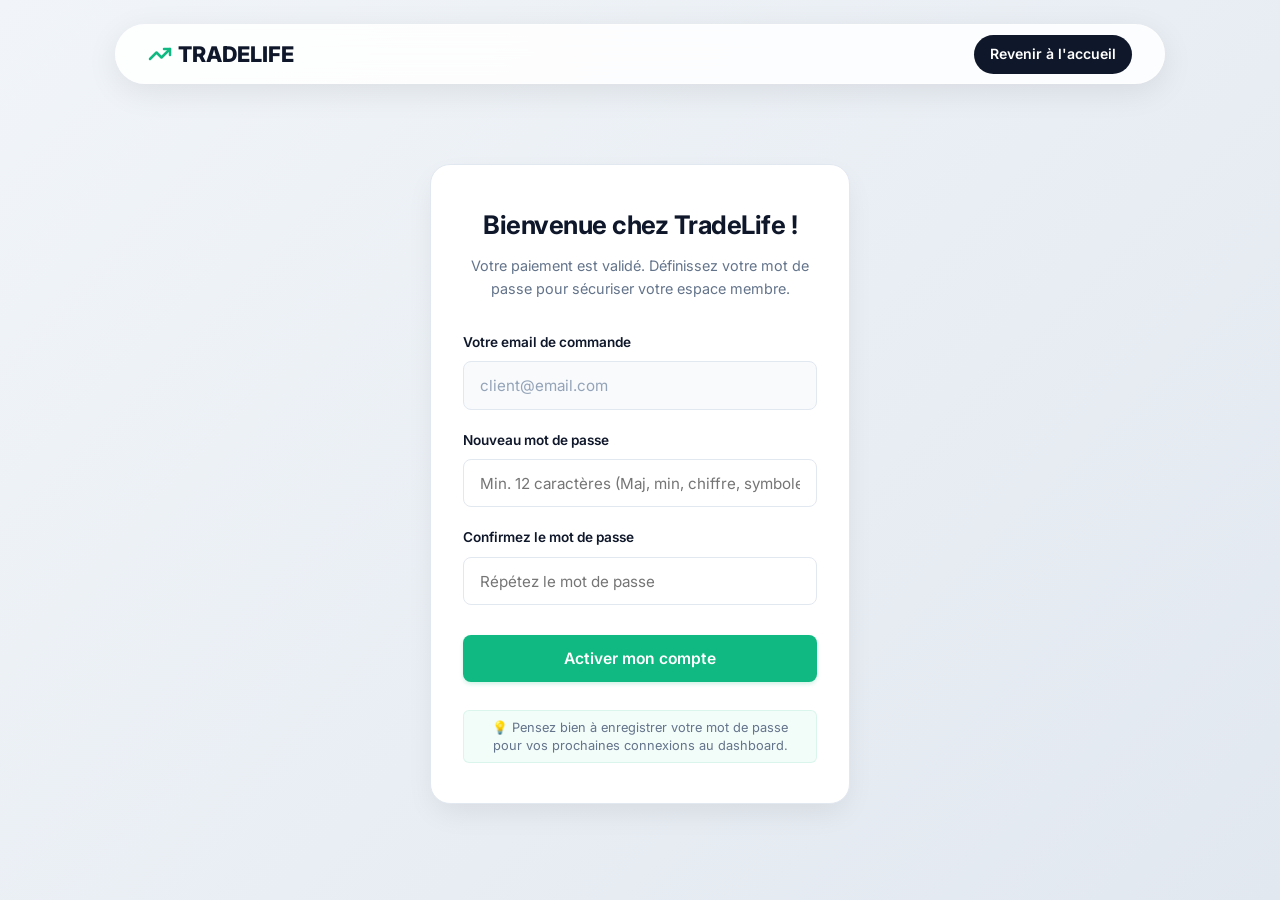
<file: pages/setup-account.html>
<!DOCTYPE html>
<html lang="fr">
<head>
    <meta charset="UTF-8">
    <title>Activer mon compte - TradeLife</title>
    <meta name="viewport" content="width=device-width, initial-scale=1.0">
    <link href="https://fonts.googleapis.com/css2?family=Inter:wght@300;400;500;600;700;800&display=swap" rel="stylesheet">
    
    <link rel="icon" type="image/png" sizes="32x32" href="../assets/img/pack-favicon/favicon-32x32.png">
    <link rel="icon" type="image/png" sizes="16x16" href="../assets/img/pack-favicon/favicon-16x16.png">
    <link rel="apple-touch-icon" sizes="180x180" href="../assets/img/pack-favicon/apple-touch-icon.png">
    
    <link rel="stylesheet" href="../assets/css/style.css">
</head>
<body class="login-body">

<!-- Header Minimaliste -->
<header class="navbar-pill">
    <a href="../index.html" class="logo">
        <svg width="24" height="24" viewBox="0 0 24 24" fill="none" stroke="currentColor" stroke-width="2.5" stroke-linecap="round" stroke-linejoin="round" class="logo-icon"><polyline points="22 7 13.5 15.5 8.5 10.5 2 17"></polyline><polyline points="16 7 22 7 22 13"></polyline></svg>
        TRADELIFE
    </a>
    <nav class="nav-menu">
        <div class="nav-slider"></div>
        <a href="../index.html" class="btn-header-cta">Revenir à l'accueil</a>
    </nav>
</header>

<!-- Carte de création de mot de passe centrée -->
<main class="login-container">
    <div class="login-card">
        <div class="login-header">
            <h2>Bienvenue chez TradeLife !</h2>
            <p>Votre paiement est validé. Définissez votre mot de passe pour sécuriser votre espace membre.</p>
        </div>
        
        <form id="setup-form" class="auth-form" novalidate>
            <!-- L'email sera pré-rempli automatiquement par l'URL envoyée par Supabase -->
            <div class="input-group">
                <label for="email">Votre email de commande</label>
                <input type="email" id="email" value="client@email.com" readonly style="background-color: #f8fafc; color: #94a3b8; cursor: not-allowed;">
            </div>
            
            <div class="input-group">
                <label for="new-password">Nouveau mot de passe</label>
                <input type="password" id="new-password" placeholder="Min. 12 caractères (Maj, min, chiffre, symbole)" required>
            </div>

            <div class="input-group">
                <label for="confirm-password">Confirmez le mot de passe</label>
                <input type="password" id="confirm-password" placeholder="Répétez le mot de passe" required>
            </div>
            
            <button type="submit" class="btn-meta-submit" style="margin-top: 10px;">Activer mon compte</button>
            
            <!-- Message de prévention discret -->
            <p class="pwd-hint">💡 Pensez bien à enregistrer votre mot de passe pour vos prochaines connexions au dashboard.</p>
        </form>
    </div>
</main>

<!-- Pop-up iOS personnalisée pour les erreurs -->
<div id="ios-popup" class="ios-popup-overlay">
    <div class="ios-popup-box">
        <div class="ios-popup-content">
            <div id="ios-popup-title" class="ios-popup-title">Avertissement</div>
            <div id="ios-popup-text" class="ios-popup-text">Message d'erreur</div>
        </div>
        <button id="ios-popup-close" class="ios-popup-btn">OK</button>
    </div>
</div>

<script src="../assets/js/main.js"></script>
</body>
</html>
</file>
<file: assets/css/style.css>
:root {
  --bg-main: #ffffff;
  --bg-light: #f8fafc;
  --bg-subtle: #f1f5f9;
  
  --text-dark: #0f172a;
  --text-muted: #64748b;
  
  --green-primary: #10b981;
  --green-dark: #059669;
  --green-light: #d1fae5;
  --green-trust: #00b67a;
  
  --purple-start: #3b82f6;
  --purple-end: #d946ef;
  
  --border: #e2e8f0;
  --radius: 12px;
  --radius-lg: 20px;
  --shadow-sm: 0 2px 8px rgba(0, 0, 0, 0.04);
  --shadow-md: 0 12px 30px -5px rgba(0, 0, 0, 0.08);
}

*, *::before, *::after {
  box-sizing: border-box;
  margin: 0;
  padding: 0;
}

html {
  scroll-behavior: smooth;
  scroll-padding-top: 110px; /* Décale l'ancrage pour laisser de la place à la navbar flottante */
  font-family: 'Inter', system-ui, -apple-system, sans-serif;
  color: var(--text-dark);
  background-color: var(--bg-main);
  line-height: 1.6;
  font-weight: 400;
}

.container {
  max-width: 1140px;
  margin: 0 auto;
  padding: 0 1.5rem;
}

.text-center { text-align: center; }

.gradient-text {
  font-weight: 700;
}

/* Effet de brillance douce, très légère et plus lente sur le texte Trading */
.trading-shimmer {
  display: inline-block;
  position: relative;
  background: linear-gradient(135deg, var(--purple-start), var(--purple-end));
  -webkit-background-clip: text;
  -webkit-text-fill-color: transparent;
}

.trading-shimmer::after {
  content: 'Trading';
  position: absolute;
  top: 0;
  left: 0;
  width: 100%;
  height: 100%;
  background: linear-gradient(90deg, transparent 0%, rgba(255, 255, 255, 0.2) 50%, transparent 100%);
  background-size: 250% 100%;
  -webkit-background-clip: text;
  -webkit-text-fill-color: transparent;
  animation: slowShimmer 7s infinite ease-in-out;
  pointer-events: none;
}

@keyframes slowShimmer {
  0% { background-position: -200% 0; }
  50% { background-position: 200% 0; }
  100% { background-position: 200% 0; }
}

/* ==========================================================================
   HEADER PILULE FLOTTANTE
   ========================================================================== */
.navbar-pill {
  position: fixed; 
  top: 1.5rem;
  left: 50%;
  transform: translateX(-50%);
  background-color: rgba(255, 255, 255, 0.85);
  backdrop-filter: blur(20px);
  -webkit-backdrop-filter: blur(20px);
  border: 1px solid rgba(255, 255, 255, 0.4);
  box-shadow: 0 8px 32px rgba(0, 0, 0, 0.08);
  display: flex;
  justify-content: space-between;
  align-items: center;
  padding: 0.6rem 2rem;
  gap: 2rem;
  border-radius: 100px; 
  z-index: 1000;
  width: 90%;
  max-width: 1050px;
}

.logo {
  font-size: 1.35rem;
  font-weight: 800;
  color: var(--text-dark);
  text-decoration: none;
  display: flex;
  align-items: center;
  gap: 0.4rem;
  white-space: nowrap;
}

.logo-icon { color: var(--green-primary); }

.nav-menu {
  position: relative;
  display: flex;
  align-items: center;
  gap: 0.1rem;
  z-index: 1;
}

.nav-slider {
  position: absolute;
  background-color: var(--text-dark);
  border-radius: 100px;
  transition: all 0.3s cubic-bezier(0.25, 1, 0.5, 1);
  z-index: -1;
  opacity: 0; 
  pointer-events: none;
}

.nav-link, .btn-header-cta {
  position: relative;
  text-decoration: none;
  color: var(--text-dark);
  font-weight: 600;
  font-size: 0.88rem;
  padding: 0.5rem 1rem;
  border-radius: 100px;
  transition: color 0.3s ease;
  z-index: 2;
  background: transparent;
  border: none;
  white-space: nowrap;
}

.btn-header-cta {
  color: var(--text-dark);
}

.menu-toggle { display: none; }

/* ==========================================================================
   HERO SECTION
   ========================================================================== */
.hero {
  position: relative;
  padding: 210px 1.5rem 160px;
  text-align: center;
  overflow: hidden;
  background-color: #ffffff;
  border-bottom: 1px solid var(--border);
}

.hero-bg-workspace {
  position: absolute;
  top: 0;
  left: 0;
  width: 100%;
  height: 100%;
  background-image: url('../img/hero-office.jpg');
  background-size: cover;
  background-position: center;
  filter: blur(12px); 
  transform: scale(1.05); 
  opacity: 0.9;
  z-index: 1;
}

.hero-fog-overlay {
  position: absolute;
  top: 0;
  left: 0;
  width: 100%;
  height: 100%;
  background: radial-gradient(circle at 50% 50%, rgba(255, 255, 255, 0.6) 0%, rgba(255, 255, 255, 0.95) 100%);
  z-index: 2;
}

.hero-content {
  position: relative;
  max-width: 820px;
  margin: 0 auto;
  z-index: 3;
}

.badge-tag {
  display: inline-flex;
  align-items: center;
  gap: 0.5rem;
  background: rgba(255, 255, 255, 0.8);
  backdrop-filter: blur(10px);
  border: 1px solid rgba(226, 232, 240, 0.5);
  padding: 6px 16px;
  border-radius: 50px;
  font-size: 0.85rem;
  font-weight: 500;
  color: var(--text-dark);
  margin-bottom: 2rem;
  box-shadow: var(--shadow-sm);
}

.badge-dot {
  width: 7px;
  height: 7px;
  background-color: var(--green-primary);
  border-radius: 50%;
}

.hero h1 {
  font-size: 3.25rem;
  font-weight: 700;
  line-height: 1.18;
  margin-bottom: 1.25rem;
  letter-spacing: -1px;
  color: var(--text-dark);
}

.hero p {
  font-size: 1.15rem;
  color: var(--text-dark);
  font-weight: 500;
  max-width: 650px;
  margin: 0 auto 2.25rem;
}

.hero-actions {
  display: flex;
  justify-content: center;
  align-items: center;
  gap: 1rem;
  margin-top: 2rem;
}

.btn-primary {
  display: inline-block;
  background-color: var(--green-primary);
  color: #fff;
  padding: 0.9rem 2rem;
  border-radius: var(--radius);
  text-decoration: none;
  font-weight: 600;
  font-size: 0.95rem;
  transition: background-color 0.2s, transform 0.2s;
  box-shadow: 0 4px 12px rgba(16, 185, 129, 0.2);
}

.btn-primary:hover { 
  background-color: var(--green-dark); 
  transform: translateY(-2px);
}

.btn-secondary {
  display: inline-block;
  background-color: transparent;
  color: var(--text-dark);
  padding: 0.9rem 2rem;
  border-radius: var(--radius);
  text-decoration: none;
  font-weight: 600;
  font-size: 0.95rem;
  transition: color 0.2s, transform 0.2s;
}

.btn-secondary:hover {
  color: var(--green-primary);
  transform: translateY(-2px);
}

.trustpilot-hero {
  display: flex;
  align-items: center;
  justify-content: center;
  gap: 1rem;
  margin-top: 3rem;
  font-size: 0.9rem;
}

.trust-stars {
  display: flex;
  gap: 5px;
}

.trust-stars span {
  background-color: var(--green-trust);
  color: #fff;
  width: 22px;
  height: 22px;
  display: inline-flex;
  align-items: center;
  justify-content: center;
  border-radius: 3px;
  font-size: 0.75rem;
}

.trust-stars span.half-star {
  background: linear-gradient(90deg, var(--green-trust) 50%, #cbd5e1 50%);
}

.trust-count { color: var(--text-dark); font-weight: 500; }

/* ==========================================================================
   SECTION MÉTHODE STICKY
   ========================================================================== */
.method-sticky-section {
  padding: 100px 0;
  background-color: #fafbfc;
  position: relative;
}

.method-container {
  display: grid;
  grid-template-columns: 1fr 1fr;
  gap: 4rem;
  align-items: start;
}

.method-visual-col {
  position: sticky;
  top: 130px;
  height: 480px;
}

.method-visual-card {
  width: 100%;
  height: 100%;
  background: #ffffff;
  border: 1px solid var(--border);
  border-radius: var(--radius-lg);
  box-shadow: var(--shadow-md);
  overflow: hidden;
  position: relative;
}

.method-slide {
  position: absolute;
  top: 0;
  left: 0;
  width: 100%;
  height: 100%;
  display: flex;
  flex-direction: column;
  opacity: 0;
  visibility: hidden;
  transition: opacity 0.5s ease, transform 0.5s ease;
  transform: scale(0.97);
}

.method-slide.active {
  opacity: 1;
  visibility: visible;
  transform: scale(1);
}

.visual-mockup-header {
  background: #f1f5f9;
  padding: 1rem 1.25rem;
  display: flex;
  align-items: center;
  gap: 8px;
  border-bottom: 1px solid var(--border);
}

.dot {
  width: 10px;
  height: 10px;
  border-radius: 50%;
}
.dot.red { background-color: #ff5f56; }
.dot.yellow { background-color: #ffbd2e; }
.dot.green { background-color: #27c93f; }

.mockup-title {
  margin-left: auto;
  font-size: 0.75rem;
  color: var(--text-muted);
  font-family: monospace;
}

.visual-mockup-body {
  flex-grow: 1;
  display: flex;
  align-items: center;
  justify-content: center;
  padding: 2.5rem;
  text-align: center;
  background: linear-gradient(135deg, #f8fafc 0%, #edf2f7 100%);
}

.mockup-chart-placeholder {
  background: #ffffff;
  padding: 2.5rem;
  border-radius: var(--radius);
  border: 1px solid var(--border);
  box-shadow: var(--shadow-sm);
  width: 100%;
}

.mockup-chart-placeholder.risk-bg {
  border-color: rgba(59, 130, 246, 0.3);
  background: linear-gradient(135deg, rgba(59, 130, 246, 0.05), #ffffff);
}

.mockup-chart-placeholder.community-bg {
  border-color: rgba(16, 185, 129, 0.3);
  background: linear-gradient(135deg, rgba(16, 185, 129, 0.05), #ffffff);
}

.chart-badge {
  display: inline-block;
  font-size: 0.75rem;
  font-weight: 700;
  text-transform: uppercase;
  color: var(--green-primary);
  background: var(--green-light);
  padding: 4px 10px;
  border-radius: 50px;
  margin-bottom: 1rem;
}

.mockup-chart-placeholder h3 {
  font-size: 1.4rem;
  font-weight: 700;
  margin-bottom: 0.5rem;
  color: var(--text-dark);
}

.mockup-chart-placeholder p {
  font-size: 0.95rem;
  color: var(--text-muted);
}

.method-content-col {
  display: flex;
  flex-direction: column;
  gap: 4rem;
  padding-bottom: 50px;
}

.method-header-top h2 {
  font-size: 2.5rem;
  font-weight: 800;
  letter-spacing: -1px;
  line-height: 1.2;
  margin-top: 0.5rem;
}

.method-step-block {
  background: #ffffff;
  border: 1px solid var(--border);
  border-radius: var(--radius-lg);
  padding: 2.5rem;
  box-shadow: var(--shadow-sm);
  transition: border-color 0.3s ease, transform 0.3s ease;
}

.method-step-block.active-step {
  border-color: var(--green-primary);
  box-shadow: var(--shadow-md);
  transform: translateY(-2px);
}

.step-number {
  font-size: 0.9rem;
  font-weight: 800;
  color: var(--green-primary);
  background: var(--green-light);
  padding: 4px 10px;
  border-radius: 6px;
  display: inline-block;
  margin-bottom: 1rem;
}

.method-step-block h3 {
  font-size: 1.5rem;
  font-weight: 700;
  margin-bottom: 0.75rem;
  color: var(--text-dark);
}

.method-step-block p {
  color: var(--text-muted);
  font-size: 1rem;
  line-height: 1.6;
  margin-bottom: 1.5rem;
}

.step-features {
  list-style: none;
  display: flex;
  flex-direction: column;
  gap: 0.5rem;
  font-size: 0.9rem;
  font-weight: 600;
  color: var(--text-dark);
}

/* ==========================================================================
   SECTION FORMATIONS / PACKS
   ========================================================================== */
.formations-dark-section {
  padding: 100px 0;
  background-color: #0b0f19;
  color: #ffffff;
  position: relative;
}

.dark-header {
  text-align: center;
  max-width: 700px;
  margin: 0 auto 4rem;
}

.section-tag-dark {
  display: inline-block;
  font-size: 0.8rem;
  font-weight: 600;
  text-transform: uppercase;
  color: var(--green-primary);
  letter-spacing: 1px;
  margin-bottom: 0.5rem;
  background: rgba(16, 185, 129, 0.1);
  padding: 4px 12px;
  border-radius: 50px;
}

.dark-header h2 {
  font-size: 2.5rem;
  font-weight: 800;
  margin-bottom: 0.75rem;
  color: #ffffff;
  letter-spacing: -0.5px;
}

.section-sub-dark {
  color: #94a3b8;
  font-size: 1.05rem;
}

.pricing-grid {
  display: grid;
  grid-template-columns: repeat(3, 1fr);
  gap: 2rem;
  align-items: stretch;
}

.flip-card {
  background-color: transparent;
  height: 430px;
  perspective: 1000px;
}

.flip-card-inner {
  position: relative;
  width: 100%;
  height: 100%;
  text-align: left;
  transition: transform 0.6s cubic-bezier(0.4, 0, 0.2, 1);
  transform-style: preserve-3d;
}

.flip-card.is-flipped .flip-card-inner {
  transform: rotateY(180deg);
}

.flip-card-front, .flip-card-back {
  position: absolute;
  width: 100%;
  height: 100%;
  backface-visibility: hidden;
  border-radius: var(--radius-lg);
  padding: 2.2rem 1.8rem;
  display: flex;
  flex-direction: column;
  border: 1px solid rgba(255, 255, 255, 0.1);
}

.flip-card-front {
  background: #111827;
  color: #ffffff;
  box-shadow: var(--shadow-md);
  justify-content: space-between;
}

.card-featured-dark .flip-card-front {
  border: 2px solid var(--green-primary);
  background: linear-gradient(135deg, #111827 0%, #1f2937 100%);
}

.badge-featured-dark {
  position: absolute;
  top: -12px;
  left: 50%;
  transform: translateX(-50%);
  background-color: var(--green-primary);
  color: #fff;
  font-size: 0.75rem;
  font-weight: 600;
  padding: 3px 12px;
  border-radius: 50px;
}

.card-top-row {
  display: flex;
  justify-content: space-between;
  align-items: center;
}

.pack-badge {
  font-size: 0.8rem;
  font-weight: 600;
  color: var(--green-primary);
  text-transform: uppercase;
}

.ultimate-badge {
  color: #d946ef;
}

.btn-flip-icon {
  width: 32px;
  height: 32px;
  border-radius: 50%;
  background: rgba(255, 255, 255, 0.1);
  border: 1px solid rgba(255, 255, 255, 0.2);
  color: #ffffff;
  font-size: 1.1rem;
  font-weight: 600;
  display: flex;
  align-items: center;
  justify-content: center;
  cursor: pointer;
  transition: background 0.2s, transform 0.2s;
}

.btn-flip-icon:hover {
  background: var(--green-primary);
  border-color: var(--green-primary);
  transform: scale(1.05);
}

.flip-card-front h3 {
  font-size: 1.4rem;
  font-weight: 700;
  margin-top: 0.5rem;
  margin-bottom: 0.3rem;
  color: #ffffff;
}

.pack-desc {
  color: #94a3b8;
  font-size: 0.88rem;
  margin-bottom: 1rem;
  line-height: 1.4;
}

.price {
  font-size: 2.3rem;
  font-weight: 800;
  color: #ffffff;
  margin-bottom: 1.2rem;
  display: flex;
  align-items: baseline;
  gap: 2px;
}

.price .decimal {
  font-size: 1.2rem;
  font-weight: 700;
}

.price .period {
  font-size: 0.8rem;
  font-weight: 400;
  color: #94a3b8;
  margin-left: 4px;
}

.pack-list-preview {
  list-style: none;
  display: flex;
  flex-direction: column;
  gap: 0.4rem;
  font-size: 0.85rem;
  color: #cbd5e1;
  margin-bottom: 0.5rem;
}

.flip-card-back {
  background: #1f2937;
  color: #ffffff;
  transform: rotateY(180deg);
  justify-content: space-between;
}

.card-back-header {
  display: flex;
  justify-content: space-between;
  align-items: center;
  border-bottom: 1px solid rgba(255, 255, 255, 0.1);
  padding-bottom: 0.75rem;
  margin-bottom: 0.75rem;
}

.card-back-header h3 {
  font-size: 1.1rem;
  font-weight: 700;
  color: #ffffff;
}

.btn-flip-back {
  background: transparent;
  border: none;
  color: #94a3b8;
  font-size: 1.3rem;
  cursor: pointer;
  line-height: 1;
  transition: color 0.2s;
}

.btn-flip-back:hover {
  color: #ffffff;
}

.pack-details-compact {
  font-size: 0.78rem; 
  line-height: 1.35; 
  color: #cbd5e1;
  flex-grow: 1;
}

.btn-primary-dark {
  display: block;
  text-align: center;
  background-color: var(--green-primary);
  color: #fff;
  padding: 0.75rem;
  border-radius: var(--radius);
  text-decoration: none;
  font-size: 0.9rem;
  font-weight: 600;
  transition: background-color 0.2s;
  margin-top: 0.5rem;
}

.btn-primary-dark:hover {
  background-color: var(--green-dark);
}

/* ==========================================================================
   SECTION QUI SOMMES-NOUS (BANDEAU DÉFILANT CONTINU)
   ========================================================================== */
.ticker-section {
  padding: 90px 0;
  background: linear-gradient(180deg, #ffffff 0%, #f8fafc 100%);
  overflow: hidden;
  position: relative;
}

.ticker-wrapper {
  display: flex;
  width: 100%;
  overflow: hidden;
  user-select: none;
  margin-top: 3rem;
  position: relative;
}

.ticker-wrapper::before, .ticker-wrapper::after {
  content: '';
  position: absolute;
  top: 0;
  width: 120px;
  height: 100%;
  z-index: 2;
  pointer-events: none;
}

.ticker-wrapper::before {
  left: 0;
  background: linear-gradient(90deg, #f8fafc, transparent);
}

.ticker-wrapper::after {
  right: 0;
  background: linear-gradient(270deg, #f8fafc, transparent);
}

.ticker-track {
  display: flex;
  gap: 2rem;
  width: max-content;
  animation: tickerScroll 45s linear infinite;
}

@keyframes tickerScroll {
  0% { transform: translateX(0); }
  100% { transform: translateX(-50%); }
}

.ticker-card {
  background: #ffffff;
  border: 1px solid var(--border);
  border-radius: var(--radius-lg);
  padding: 2.5rem;
  width: 420px;
  flex-shrink: 0;
  box-shadow: var(--shadow-sm);
}

.ticker-card-num {
  width: 40px; 
  height: 40px; 
  background: var(--green-light); 
  color: var(--green-primary); 
  border-radius: 10px; 
  display: flex; 
  align-items: center; 
  justify-content: center; 
  font-weight: 700; 
  margin-bottom: 1rem;
}

.ticker-card h3 {
  font-size: 1.2rem; 
  font-weight: 700; 
  margin-bottom: 0.5rem; 
  color: var(--text-dark);
}

.ticker-card p {
  color: var(--text-muted); 
  font-size: 0.88rem; 
  line-height: 1.5;
}

/* ==========================================================================
   SECTION AVIS (AVEC DÉGRADÉ)
   ========================================================================== */
.section-testimonials-gradient {
  padding: 90px 0;
  background: linear-gradient(135deg, rgba(217, 70, 239, 0.14) 0%, rgba(248, 250, 252, 0.75) 50%, rgba(16, 185, 129, 0.16) 100%);
  border-top: 1px solid rgba(217, 70, 239, 0.2);
  border-bottom: 1px solid rgba(16, 185, 129, 0.2);
  position: relative;
}

.section { padding: 80px 0; }
.section-gray { background-color: var(--bg-light); }

.section-header {
  text-align: center;
  max-width: 700px;
  margin: 0 auto 3rem;
}

.section-tag {
  display: inline-block;
  font-size: 0.8rem;
  font-weight: 600;
  text-transform: uppercase;
  color: var(--green-primary);
  letter-spacing: 1px;
  margin-bottom: 0.5rem;
}

.section-header h2 {
  font-size: 2.25rem;
  font-weight: 700;
  margin-bottom: 0.75rem;
  letter-spacing: -0.5px;
}

.section-sub {
  color: var(--text-muted);
  font-size: 1rem;
}

.reviews-grid {
  display: grid;
  grid-template-columns: repeat(3, 1fr);
  gap: 1.5rem;
  margin-top: 2.5rem;
  text-align: left;
}

.review-card {
  background: var(--bg-main);
  border: 1px solid var(--border);
  border-radius: var(--radius);
  padding: 1.75rem;
  box-shadow: var(--shadow-sm);
}

.review-header {
  display: flex;
  align-items: center;
  gap: 1rem;
  margin-bottom: 1rem;
}

.avatar {
  width: 38px;
  height: 38px;
  background-color: var(--green-light);
  color: var(--green-dark);
  border-radius: 50%;
  display: flex;
  align-items: center;
  justify-content: center;
  font-weight: 600;
  font-size: 0.85rem;
}

.stars-box {
  display: flex;
  gap: 3px;
  color: var(--green-trust);
  font-size: 0.85rem;
}

/* ==========================================================================
   FORMULAIRE DE CONTACT & BOUTON TYPE FACEBOOK/META MODERNE
   ========================================================================== */
.contact-form {
  max-width: 550px;
  margin: 0 auto;
  display: flex;
  flex-direction: column;
  gap: 1rem;
}

.form-row {
  display: flex;
  gap: 1rem;
}

.contact-form input,
.contact-form textarea {
  width: 100%;
  padding: 0.85rem 1rem;
  border: 1px solid var(--border);
  border-radius: var(--radius);
  font-family: inherit;
  font-size: 0.95rem;
  outline: none;
  background-color: #ffffff;
  transition: border-color 0.2s ease, box-shadow 0.2s ease;
}

.contact-form input:focus,
.contact-form textarea:focus {
  border-color: var(--green-primary);
  box-shadow: 0 0 0 3px rgba(16, 185, 129, 0.15);
}

.contact-form textarea { 
  min-height: 120px; 
  resize: none;
}

/* Bouton moderne style Meta / Facebook (épuré, arrondi, flat avec effet interactif fluide) */
.btn-meta-submit {
  display: inline-flex;
  align-items: center;
  justify-content: center;
  width: 100%;
  background-color: var(--green-primary);
  color: #ffffff;
  font-family: inherit;
  font-weight: 600;
  font-size: 0.98rem;
  padding: 0.85rem 1.5rem;
  border: none;
  border-radius: 8px;
  cursor: pointer;
  transition: background-color 0.2s ease, box-shadow 0.2s ease, transform 0.1s ease;
  box-shadow: 0 2px 4px rgba(16, 185, 129, 0.2);
}

.btn-meta-submit:hover {
  background-color: var(--green-dark);
  box-shadow: 0 4px 8px rgba(16, 185, 129, 0.3);
}

.btn-meta-submit:active {
  transform: scale(0.98);
}

/* Pop-up iOS personnalisée */
.ios-popup-overlay {
  position: fixed;
  top: 0;
  left: 0;
  width: 100%;
  height: 100%;
  background: rgba(0, 0, 0, 0.4);
  backdrop-filter: blur(5px);
  -webkit-backdrop-filter: blur(5px);
  display: flex;
  align-items: center;
  justify-content: center;
  z-index: 9999;
  opacity: 0;
  visibility: hidden;
  transition: opacity 0.25s ease, visibility 0.25s ease;
}

.ios-popup-overlay.active {
  opacity: 1;
  visibility: visible;
}

.ios-popup-box {
  background: rgba(255, 255, 255, 0.92);
  backdrop-filter: blur(20px);
  -webkit-backdrop-filter: blur(20px);
  width: 85%;
  max-width: 320px;
  border-radius: 20px;
  text-align: center;
  box-shadow: 0 20px 40px rgba(0, 0, 0, 0.2);
  overflow: hidden;
  transform: scale(0.9);
  transition: transform 0.25s cubic-bezier(0.175, 0.885, 0.32, 1.275);
}

.ios-popup-overlay.active .ios-popup-box {
  transform: scale(1);
}

.ios-popup-content {
  padding: 1.5rem 1.25rem 1.25rem;
}

.ios-popup-title {
  font-weight: 700;
  font-size: 1.05rem;
  color: #0f172a;
  margin-bottom: 0.5rem;
}

.ios-popup-text {
  font-size: 0.88rem;
  color: #475569;
  line-height: 1.4;
}

.ios-popup-btn {
  display: block;
  width: 100%;
  padding: 0.85rem;
  background: transparent;
  border: none;
  border-top: 1px solid rgba(0, 0, 0, 0.1);
  font-weight: 600;
  font-size: 0.95rem;
  color: var(--green-primary);
  cursor: pointer;
  transition: background 0.2s;
}

.ios-popup-btn:hover {
  background: rgba(16, 185, 129, 0.05);
}

/* ==========================================================================
   FOOTER MODERNE (GRIS-BLANC DISCRET & COMPLET)
   ========================================================================== */
.footer-modern {
  background-color: #f1f5f9; /* Gris-blanc discret */
  color: var(--text-muted);
  padding: 70px 0 30px;
  border-top: 1px solid var(--border);
  font-size: 0.875rem;
}

.footer-grid {
  display: grid;
  grid-template-columns: 1.5fr 1fr 1fr 1.5fr;
  gap: 2.5rem;
  margin-bottom: 3.5rem;
}

.footer-col-brand .footer-logo {
  margin-bottom: 1rem;
  display: inline-flex;
}

.footer-desc {
  font-size: 0.85rem;
  line-height: 1.5;
  color: var(--text-muted);
  margin-bottom: 1.25rem;
}

.footer-socials {
  display: flex;
  gap: 0.75rem;
}

.footer-socials a {
  width: 34px;
  height: 34px;
  background: #ffffff;
  border: 1px solid var(--border);
  border-radius: 50%;
  display: flex;
  align-items: center;
  justify-content: center;
  color: var(--text-dark);
  transition: background 0.2s, color 0.2s, border-color 0.2s;
  box-shadow: var(--shadow-sm);
}

.footer-socials a:hover {
  background: var(--green-primary);
  color: #ffffff;
  border-color: var(--green-primary);
}

.footer-col-links h4,
.footer-col-newsletter h4 {
  font-size: 0.95rem;
  font-weight: 700;
  color: var(--text-dark);
  margin-bottom: 1rem;
}

.footer-col-links ul {
  list-style: none;
  display: flex;
  flex-direction: column;
  gap: 0.6rem;
}

.footer-col-links a {
  color: var(--text-muted);
  text-decoration: none;
  transition: color 0.2s;
}

.footer-col-links a:hover {
  color: var(--green-primary);
}

.footer-col-newsletter p {
  font-size: 0.85rem;
  margin-bottom: 1rem;
  color: var(--text-muted);
}

.newsletter-form {
  display: flex;
  gap: 0.5rem;
}

.newsletter-form input {
  flex-grow: 1;
  padding: 0.65rem 0.9rem;
  border: 1px solid var(--border);
  border-radius: var(--radius);
  font-size: 0.85rem;
  background: #ffffff;
  outline: none;
}

.newsletter-form input:focus {
  border-color: var(--green-primary);
}

.newsletter-form button {
  background-color: var(--green-primary);
  color: #ffffff;
  border: none;
  padding: 0 1rem;
  border-radius: var(--radius);
  font-weight: 600;
  font-size: 0.85rem;
  cursor: pointer;
  transition: background 0.2s;
  white-space: nowrap;
}

.newsletter-form button:hover {
  background-color: var(--green-dark);
}

.footer-bottom-bar {
  border-top: 1px solid var(--border);
  padding-top: 2rem;
  display: flex;
  flex-direction: column;
  gap: 1rem;
  font-size: 0.78rem;
  color: var(--text-muted);
}

.footer-disclaimer {
  line-height: 1.45;
}

.footer-copy-row {
  display: flex;
  justify-content: space-between;
  align-items: center;
}

/* ==========================================================================
   RESPONSIVE DESIGN
   ========================================================================== */
@media (max-width: 992px) {
  .method-container, .pricing-grid {
    grid-template-columns: 1fr;
  }
  .method-visual-col {
    position: relative;
    top: 0;
    height: 320px;
    margin-bottom: 2rem;
  }
  .reviews-grid {
    grid-template-columns: 1fr !important;
  }
  .footer-grid {
    grid-template-columns: 1fr 1fr;
    gap: 2rem;
  }
}

@media (max-width: 768px) {
  .navbar-pill {
    width: 92%;
    padding: 0.6rem 1.25rem;
    gap: 1rem;
    top: 1rem;
  }
  
  .nav-menu {
    display: none;
    position: absolute;
    top: 115%;
    left: 0;
    width: 100%;
    background: rgba(255, 255, 255, 0.95);
    backdrop-filter: blur(20px);
    -webkit-backdrop-filter: blur(20px);
    border: 1px solid var(--border);
    border-radius: var(--radius-lg);
    flex-direction: column;
    padding: 1.25rem;
    gap: 0.75rem;
    box-shadow: var(--shadow-md);
  }

  .nav-menu.active {
    display: flex;
  }

  .nav-link, .btn-header-cta {
    width: 100%;
    text-align: center;
    padding: 0.75rem;
  }

  .nav-slider {
    display: none;
  }

  .menu-toggle { 
    display: flex; 
    flex-direction: column; 
    gap: 5px; 
    background: none; 
    border: none; 
    cursor: pointer; 
    padding: 4px;
  }
  
  .menu-toggle span {
    display: block;
    width: 25px;
    height: 2px;
    background-color: var(--text-dark);
    transition: 0.3s;
  }

  .hero {
    padding: 170px 1rem 100px;
  }

  .hero h1 {
    font-size: 2.3rem;
    line-height: 1.25;
  }

  .hero p {
    font-size: 1.05rem;
  }

  .hero-actions {
    flex-direction: column;
    width: 100%;
  }

  .btn-primary, .btn-secondary {
    width: 100%;
    text-align: center;
  }

  .trustpilot-hero {
    flex-direction: column;
    gap: 0.5rem;
    margin-top: 2rem;
  }

  .method-sticky-section {
    padding: 60px 0;
  }

  .method-header-top h2 {
    font-size: 1.8rem;
  }

  .method-visual-col {
    height: 260px;
  }

  .method-step-block {
    padding: 1.5rem;
  }

  .formations-dark-section {
    padding: 60px 0;
  }

  .dark-header h2 {
    font-size: 1.9rem;
  }

  .flip-card {
    height: 460px;
  }

  .form-row { 
    flex-direction: column; 
    gap: 1rem;
  }

  .footer-grid { 
    grid-template-columns: 1fr; 
    gap: 2rem; 
    text-align: center;
  }

  .footer-socials {
    justify-content: center;
  }

  .newsletter-form {
    flex-direction: column;
  }
}
/* ==========================================================================
   PAGES LÉGALES (Mentions, CGU, Confidentialité)
   ========================================================================== */
.legal-section {
  padding: 180px 0 100px;
  background-color: var(--bg-main);
  min-height: 70vh;
}

.legal-content {
  max-width: 800px;
  margin: 0 auto;
  background: #ffffff;
}

.legal-content h1 {
  font-size: 2.5rem;
  font-weight: 800;
  margin-bottom: 0.5rem;
  color: var(--text-dark);
  letter-spacing: -1px;
}

.legal-content .last-update {
  font-size: 0.9rem;
  color: var(--text-muted);
  margin-bottom: 3rem;
  padding-bottom: 1.5rem;
  border-bottom: 1px solid var(--border);
}

.legal-content h2 {
  font-size: 1.5rem;
  font-weight: 700;
  margin-top: 2.5rem;
  margin-bottom: 1rem;
  color: var(--text-dark);
}

.legal-content h3 {
  font-size: 1.2rem;
  font-weight: 600;
  margin-top: 1.5rem;
  margin-bottom: 0.75rem;
  color: var(--text-dark);
}

.legal-content p, .legal-content ul {
  font-size: 1rem;
  color: #475569;
  line-height: 1.7;
  margin-bottom: 1.25rem;
}

.legal-content ul {
  padding-left: 1.5rem;
}

.legal-content li {
  margin-bottom: 0.5rem;
}

.legal-content a {
  color: var(--green-primary);
  text-decoration: none;
  font-weight: 500;
}

.legal-content a:hover {
  text-decoration: underline;
}
/* ==========================================================================
   PAGE DE CONNEXION (LOGIN)
   ========================================================================== */
.login-body {
  background: linear-gradient(135deg, #f1f5f9 0%, #e2e8f0 100%);
  min-height: 100vh;
  display: flex;
  align-items: center;
  justify-content: center;
  padding: 100px 1.5rem 2rem;
}

.login-container {
  width: 100%;
  max-width: 420px;
}

.login-card {
  background: #ffffff;
  border-radius: var(--radius-lg);
  padding: 2.5rem 2rem;
  box-shadow: var(--shadow-md);
  border: 1px solid var(--border);
}

.login-header {
  text-align: center;
  margin-bottom: 2rem;
}

.login-header h2 {
  font-size: 1.6rem;
  font-weight: 700;
  color: var(--text-dark);
  margin-bottom: 0.5rem;
  letter-spacing: -0.5px;
}

.login-header p {
  color: var(--text-muted);
  font-size: 0.9rem;
}

.auth-form {
  display: flex;
  flex-direction: column;
  gap: 1.25rem;
}

.input-group {
  display: flex;
  flex-direction: column;
  gap: 0.5rem;
}

.input-group label {
  font-size: 0.85rem;
  font-weight: 600;
  color: var(--text-dark);
}

.auth-form input[type="email"],
.auth-form input[type="password"] {
  width: 100%;
  padding: 0.85rem 1rem;
  border: 1px solid var(--border);
  border-radius: 8px;
  font-family: inherit;
  font-size: 0.95rem;
  outline: none;
  transition: border-color 0.2s, box-shadow 0.2s;
}

.auth-form input:focus {
  border-color: var(--green-primary);
  box-shadow: 0 0 0 3px rgba(16, 185, 129, 0.15);
}

.login-options {
  display: flex;
  justify-content: space-between;
  align-items: center;
  font-size: 0.85rem;
}

.remember-me {
  display: flex;
  align-items: center;
  gap: 0.5rem;
  color: var(--text-muted);
  cursor: pointer;
}

.forgot-pwd {
  color: var(--green-primary);
  text-decoration: none;
  font-weight: 500;
}

.forgot-pwd:hover {
  text-decoration: underline;
}

.login-footer {
  margin-top: 2rem;
  text-align: center;
  font-size: 0.9rem;
  color: var(--text-muted);
}

.login-footer a {
  color: var(--green-primary);
  font-weight: 600;
  text-decoration: none;
}

.login-footer a:hover {
  text-decoration: underline;
}
.pwd-hint {
  font-size: 0.8rem;
  color: var(--text-muted);
  text-align: center;
  margin-top: 0.5rem;
  line-height: 1.4;
  background: rgba(16, 185, 129, 0.05);
  padding: 8px 12px;
  border-radius: 6px;
  border: 1px solid rgba(16, 185, 129, 0.1);
}
/* ==========================================================================
   DASHBOARD (MAQUETTE RAPIDE POUR TEST)
   ========================================================================== */
.dashboard-body {
  margin: 0;
  background-color: var(--bg-subtle);
}

.dashboard-layout {
  display: flex;
  min-height: 100vh;
}

.sidebar {
  width: 260px;
  background: #111827;
  display: flex;
  flex-direction: column;
  padding: 2rem 1rem;
}

.sidebar-logo {
  font-size: 1.4rem;
  font-weight: 800;
  color: #ffffff;
  margin-bottom: 3rem;
  padding: 0 1rem;
}

.sidebar-logo span {
  color: var(--green-primary);
}

.sidebar-nav {
  display: flex;
  flex-direction: column;
  gap: 0.5rem;
  flex-grow: 1;
}

.sidebar-nav a {
  color: #94a3b8;
  text-decoration: none;
  padding: 0.85rem 1rem;
  border-radius: 8px;
  font-size: 0.95rem;
  font-weight: 500;
  transition: background 0.2s, color 0.2s;
}

.sidebar-nav a:hover, .sidebar-nav a.active {
  background: rgba(255, 255, 255, 0.1);
  color: #ffffff;
}

.logout-btn {
  color: #ef4444;
  text-decoration: none;
  padding: 1rem;
  font-weight: 600;
  font-size: 0.95rem;
  border-top: 1px solid rgba(255, 255, 255, 0.1);
  margin-top: auto;
  transition: color 0.2s;
}

.logout-btn:hover {
  color: #dc2626;
}

.dashboard-main {
  flex-grow: 1;
  padding: 2.5rem 3.5rem;
}

.dashboard-header {
  display: flex;
  justify-content: space-between;
  align-items: center;
  margin-bottom: 3rem;
}

.dashboard-header h1 {
  font-size: 1.8rem;
  color: var(--text-dark);
}

.user-profile-badge {
  background: #ffffff;
  padding: 0.5rem 1rem;
  border-radius: 50px;
  border: 1px solid var(--border);
  font-weight: 600;
  font-size: 0.9rem;
}

.dashboard-grid {
  display: grid;
  grid-template-columns: repeat(auto-fit, minmax(300px, 1fr));
  gap: 2rem;
}

.dash-card-placeholder {
  background: #ffffff;
  padding: 3rem 2rem;
  border-radius: var(--radius);
  border: 2px dashed #cbd5e1;
  color: var(--text-muted);
  text-align: center;
  font-weight: 500;
  font-size: 0.95rem;
}
</file>
